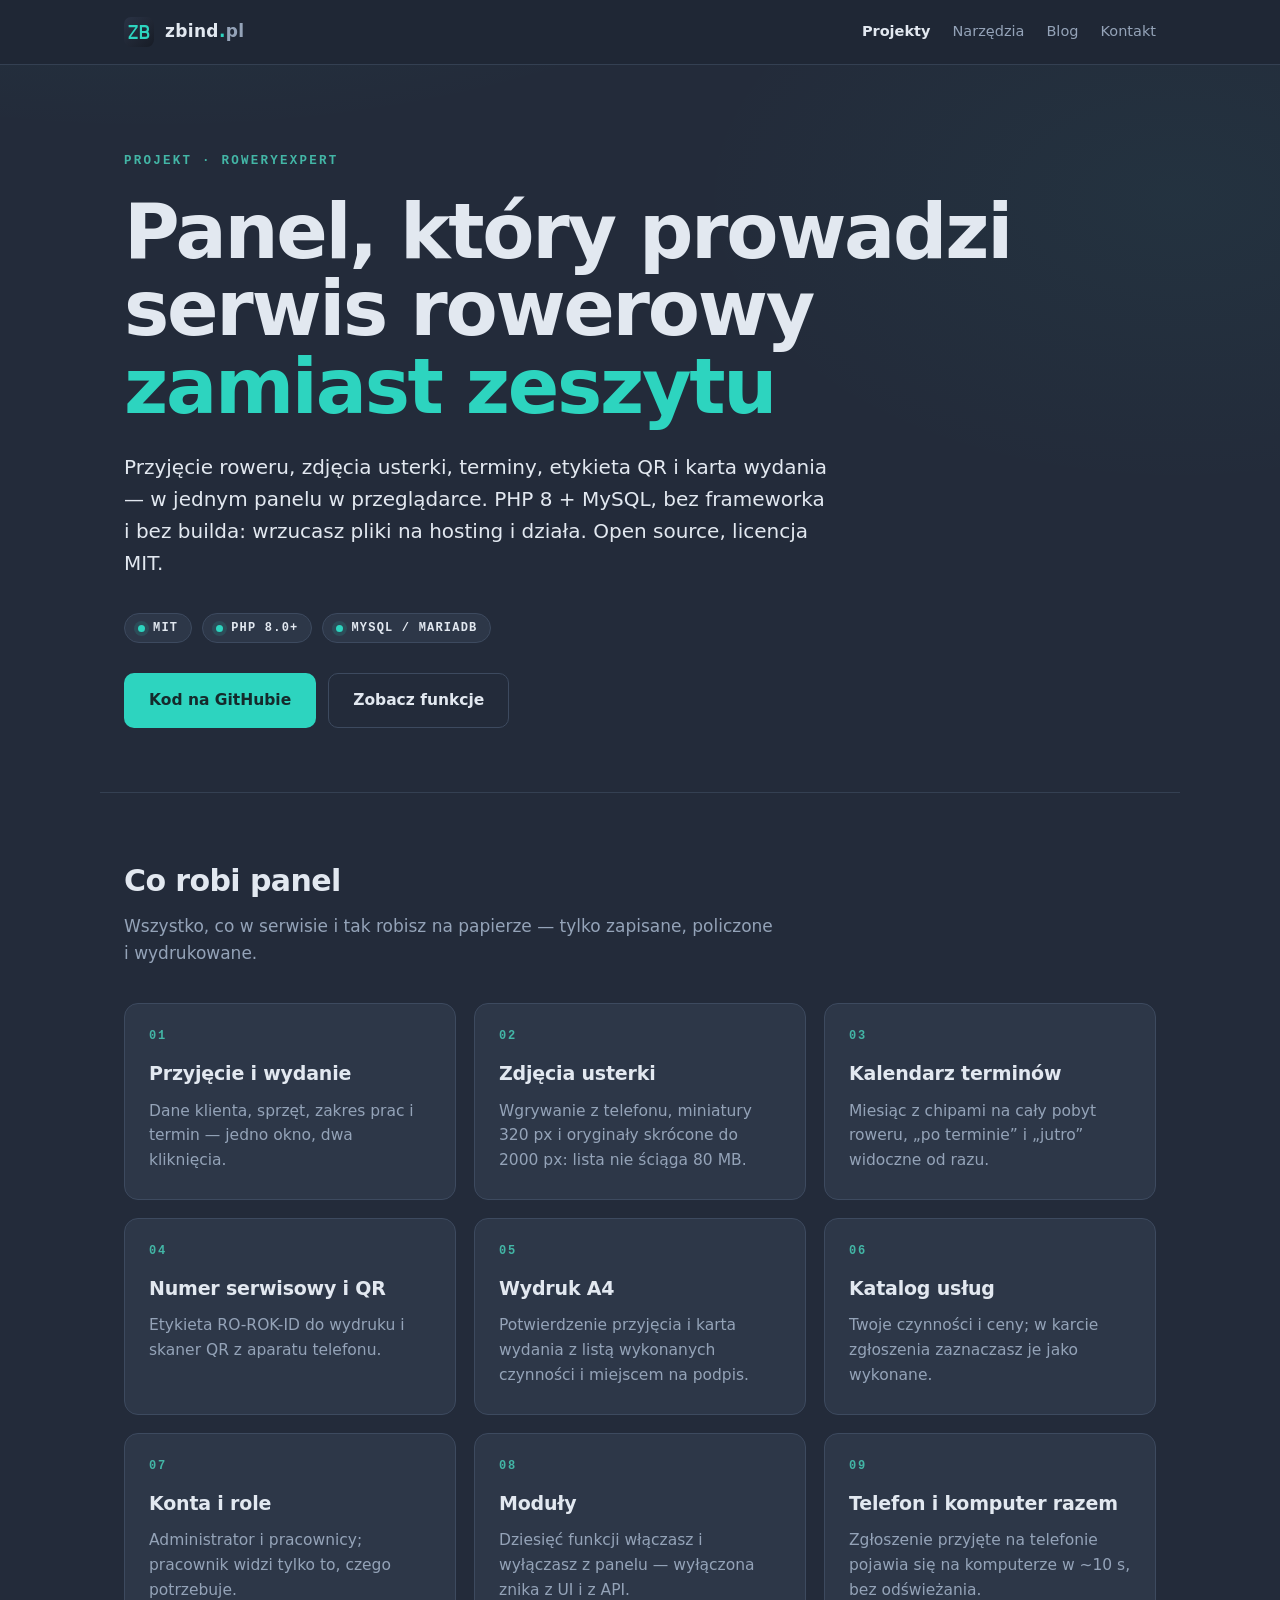
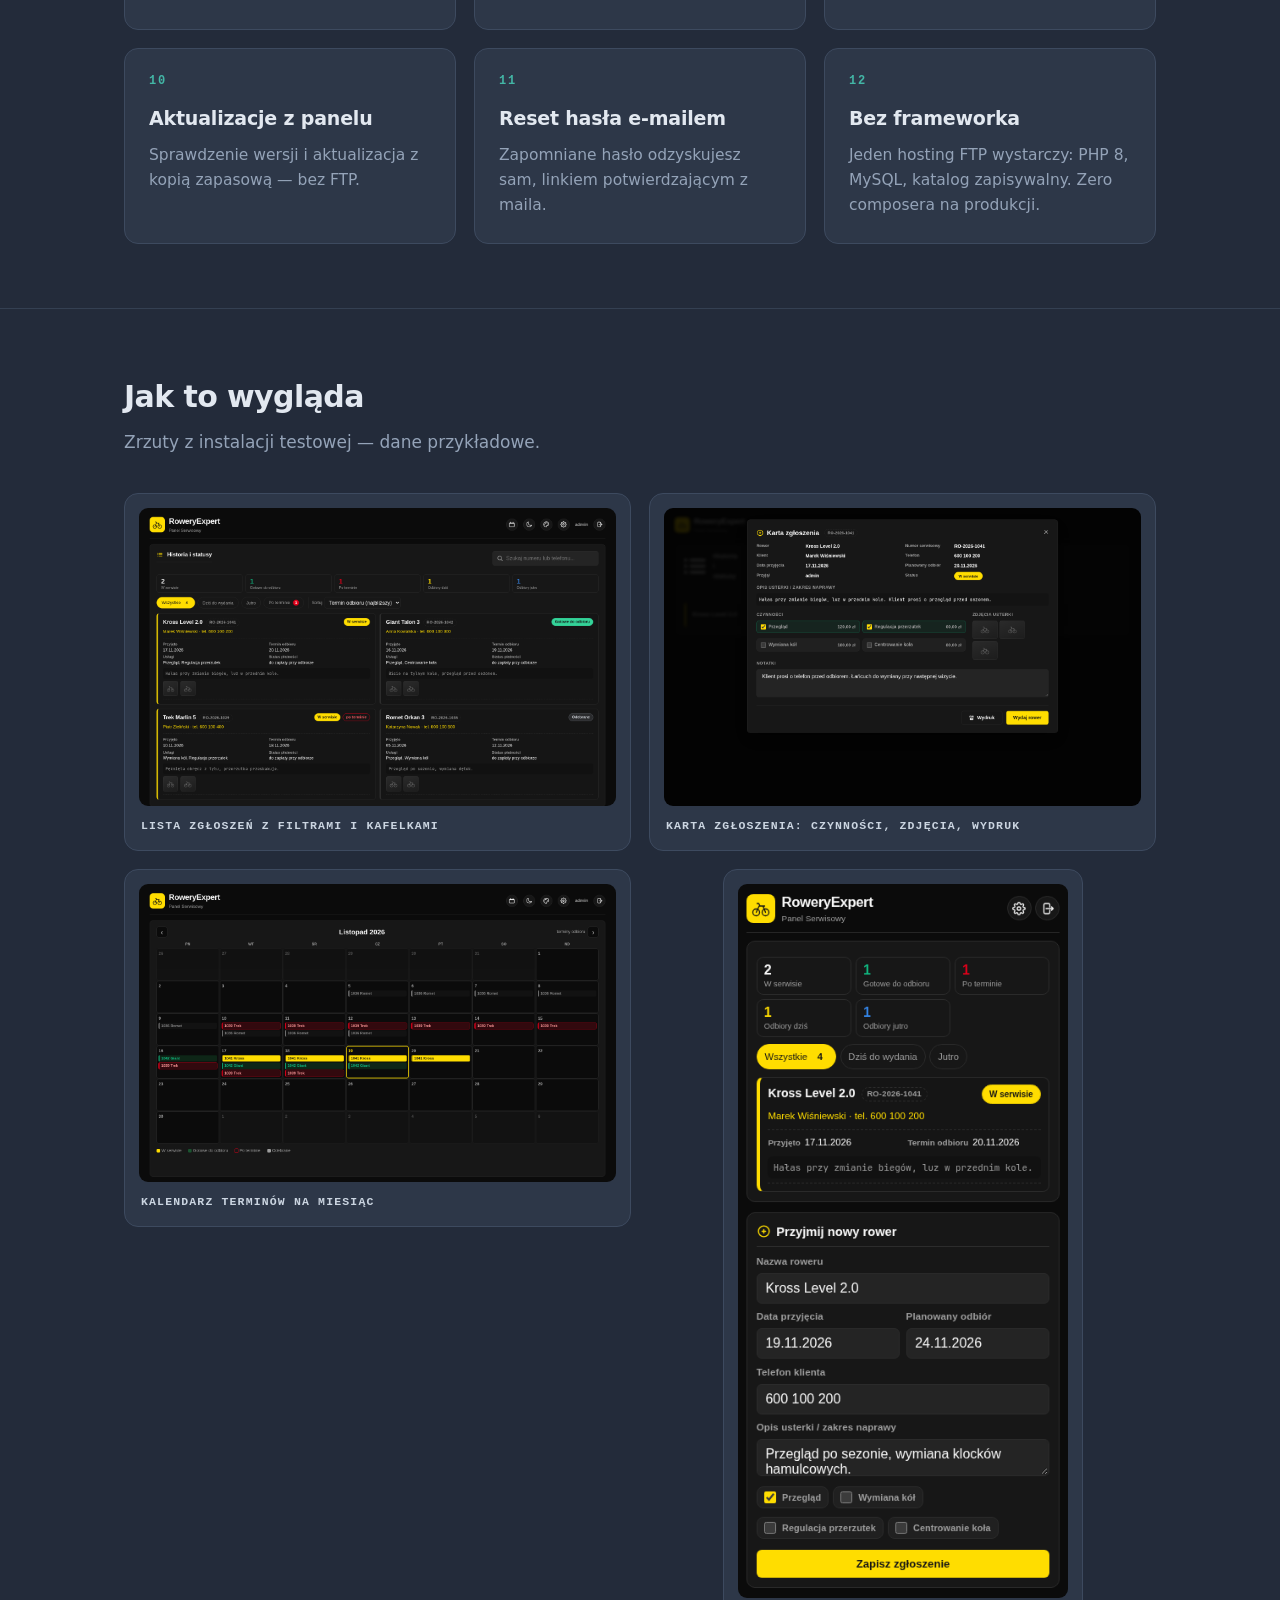
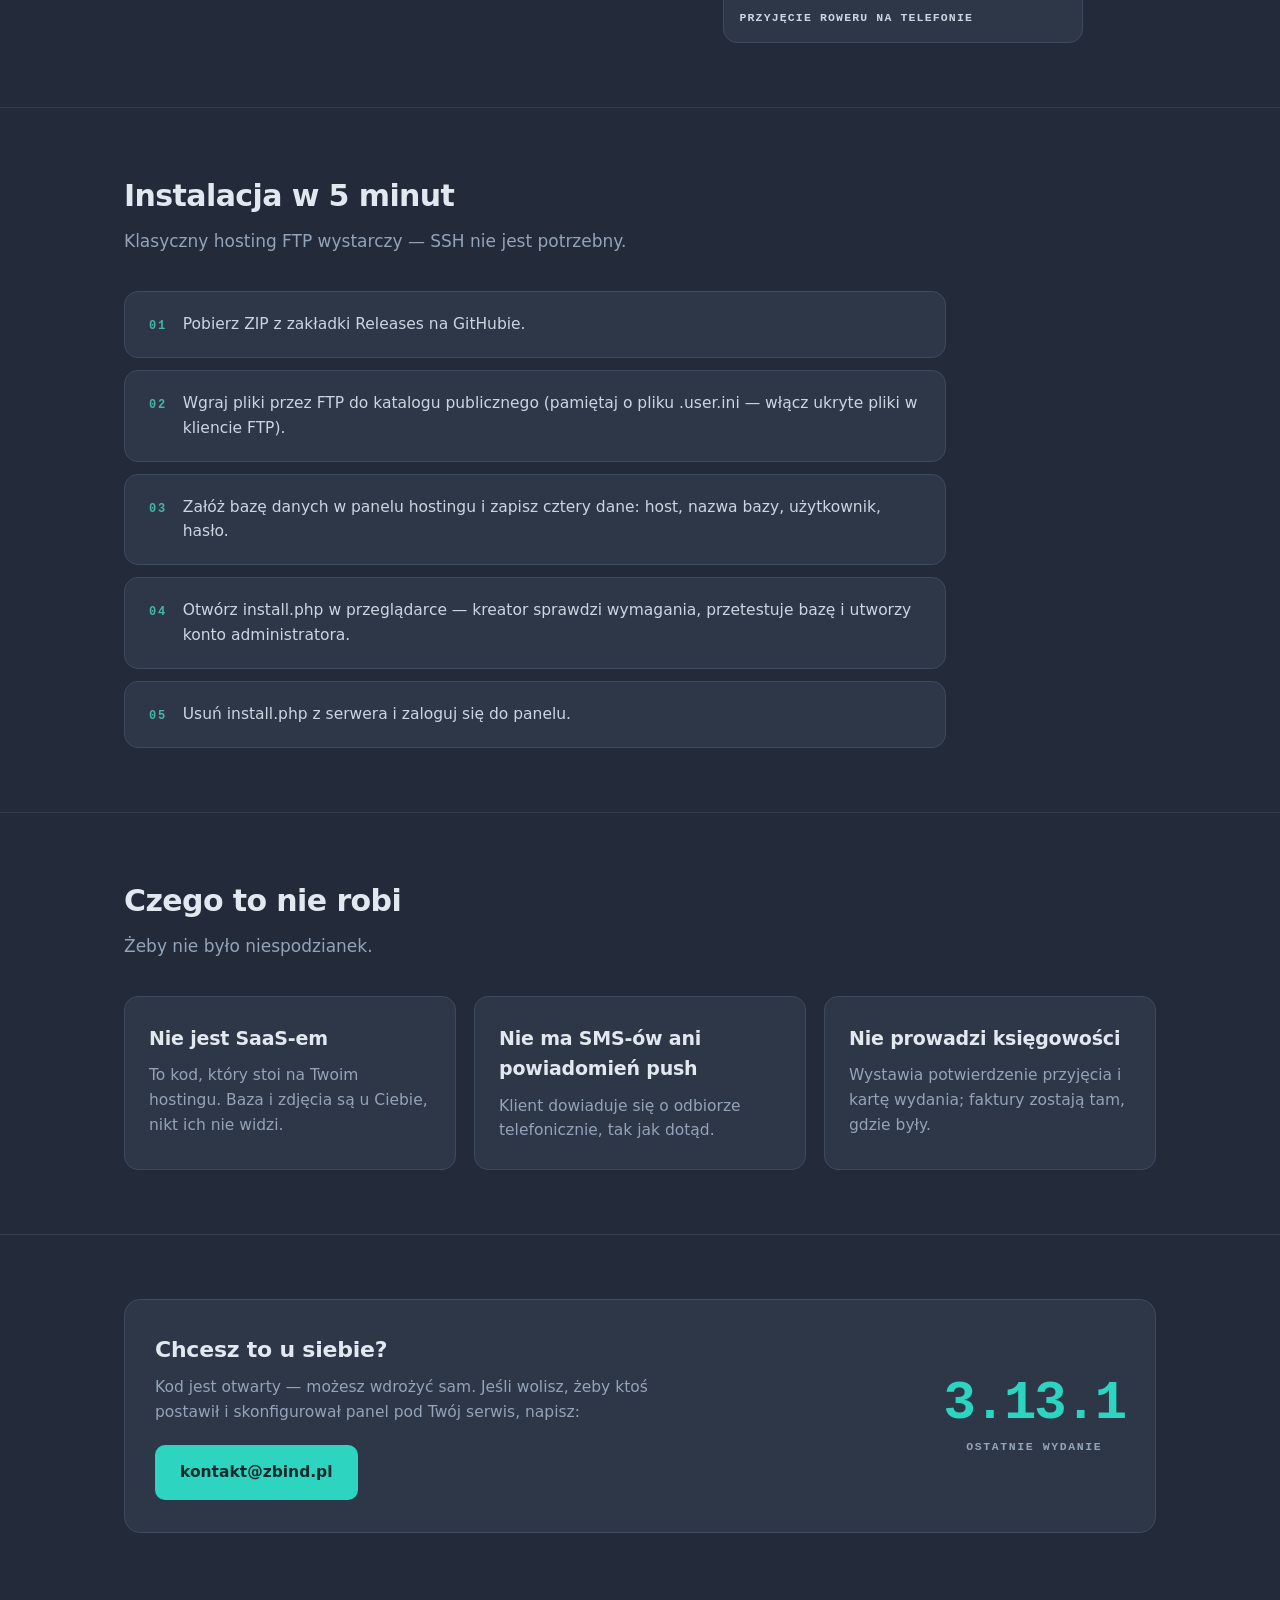
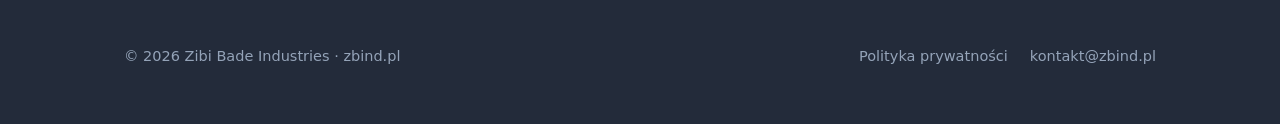
<file: index.html>
<!DOCTYPE html>
<html lang="pl">
<head>
<meta charset="utf-8">
<meta name="viewport" content="width=device-width, initial-scale=1">
<title>RoweryExpert — panel serwisowy dla serwisu rowerowego | zbind.pl</title>
<meta name="description" content="Panel serwisowy dla serwisu rowerowego: przyjęcie roweru, zdjęcia usterki, terminy, etykieta QR i karta wydania w jednej aplikacji. PHP 8 + MySQL, open source, licencja MIT.">
<meta name="theme-color" content="#232b3a">
<meta name="robots" content="index, follow">
<link rel="canonical" href="https://zbind.pl/roweryexpert/">
<link rel="icon" href="/favicon.svg" type="image/svg+xml">
<meta property="og:type" content="website">
<meta property="og:site_name" content="zbind.pl">
<meta property="og:locale" content="pl_PL">
<meta property="og:url" content="https://zbind.pl/roweryexpert/">
<meta property="og:title" content="RoweryExpert — panel, który prowadzi serwis rowerowy zamiast zeszytu">
<meta property="og:description" content="Przyjęcie roweru, zdjęcia usterki, terminy, etykieta QR i karta wydania — w jednym panelu w przeglądarce. PHP 8 + MySQL, open source, licencja MIT.">
<meta name="twitter:card" content="summary">
<meta name="twitter:title" content="RoweryExpert — panel, który prowadzi serwis rowerowy zamiast zeszytu">
<meta name="twitter:description" content="Przyjęcie roweru, zdjęcia usterki, terminy, etykieta QR i karta wydania w jednym panelu. PHP 8 + MySQL, open source, MIT.">
<style>
:root{
  --bg:#232b3a; --bg-soft:#2d3748; --bg-deep:#1f2735; --line:#3d4a5f; --line-soft:#344052;
  --fg:#e2e8f0; --muted:#94a3b8; --accent:#2dd4bf; --accent-strong:#5eead4; --accent-dim:#2f9e8f; --accent-label:#43b6a6; --on-accent:#152a2c;
  --mono:ui-monospace,SFMono-Regular,Menlo,Consolas,"Liberation Mono",monospace;
  --sans:ui-sans-serif,system-ui,-apple-system,"Segoe UI",Roboto,"Helvetica Neue",Arial,sans-serif;
}
*,*::before,*::after{box-sizing:border-box}
html{-webkit-text-size-adjust:100%;scroll-behavior:smooth}
body{
  margin:0;background:var(--bg);color:var(--fg);font-family:var(--sans);
  font-size:17px;line-height:1.6;-webkit-font-smoothing:antialiased;
  background-image:
    radial-gradient(1100px 520px at 12% -220px,rgba(45,212,191,.09) 0%,rgba(35,43,58,0) 68%),
    radial-gradient(700px 420px at 92% 4%,rgba(45,212,191,.045) 0%,rgba(35,43,58,0) 70%);
  background-repeat:no-repeat;
}
a{color:var(--accent);text-decoration:none;text-underline-offset:4px}
a:hover{text-decoration:underline}
:focus-visible{outline:2px solid var(--accent);outline-offset:3px}
.wrap{width:100%;max-width:1080px;margin:0 auto;padding:0 24px}
.skip{position:absolute;left:-9999px}
.skip:focus{left:12px;top:12px;background:var(--accent);color:var(--on-accent);padding:10px 16px;border-radius:8px;z-index:99}

/* top bar */
.bar{background:var(--bg-deep);border-bottom:1px solid var(--line-soft)}
.bar-in{display:flex;align-items:center;justify-content:space-between;gap:16px;min-height:64px}
.mark{display:inline-flex;align-items:center;gap:11px;color:var(--fg);font-weight:800;letter-spacing:.02em}
.mark:hover{text-decoration:none;color:var(--fg)}
.mark .mark-sq{display:block;flex:0 0 auto}
.mark .dot{color:var(--accent)}
.mark .tld{color:var(--muted);font-weight:600}
.nav{display:flex;align-items:center;gap:22px;font-size:14.5px}
.nav a{color:var(--muted)}
.nav a:hover{color:var(--fg);text-decoration:none}
.nav a[aria-current="page"]{color:var(--fg);font-weight:700}
@media(max-width:640px){.nav{gap:14px;font-size:13.5px}.nav .hide-s{display:none}}
@media(max-width:560px){.bar-in{flex-wrap:wrap;row-gap:6px;padding-top:10px;padding-bottom:10px}.nav{width:100%;gap:18px}.mark span{font-size:16px}}

/* hero */
.hero{padding-top:88px;padding-bottom:64px;border-bottom:1px solid var(--line-soft)}
.overline{font:600 12.5px/1.4 var(--mono);letter-spacing:.18em;text-transform:uppercase;color:var(--accent-label);margin:0 0 22px}
h1{font-size:clamp(38px,7.2vw,76px);line-height:1.02;letter-spacing:-.03em;margin:0 0 26px;font-weight:900;max-width:19ch}
h1 em{font-style:normal;color:var(--accent)}
.lead{font-size:clamp(17px,2vw,20px);color:#e2e8f0;max-width:56ch;margin:0 0 34px}
.cta{display:flex;flex-wrap:wrap;gap:12px;align-items:center}
.btn{display:inline-flex;align-items:center;gap:9px;padding:14px 24px;border-radius:10px;font-weight:700;font-size:15.5px;border:1px solid transparent}
.btn-1{background:var(--accent);color:var(--on-accent)}
.btn-1:hover{background:var(--accent-strong);text-decoration:none}
.btn-2{border-color:var(--line);color:var(--fg)}
.btn-2:hover{border-color:var(--accent-dim);color:var(--fg);text-decoration:none}
.chips{display:flex;flex-wrap:wrap;gap:10px;margin:0 0 30px;padding:0;list-style:none}
.chip{display:inline-flex;align-items:center;gap:8px;font:600 12px/1 var(--mono);letter-spacing:.1em;text-transform:uppercase;
  color:#e2e8f0;background:var(--bg-soft);border:1px solid var(--line);border-radius:99px;padding:8px 13px}
.chip .dot{width:7px;height:7px;border-radius:50%;background:var(--accent);box-shadow:0 0 0 4px rgba(45,212,191,.13)}

/* sections */
section{padding:64px 0;border-bottom:1px solid var(--line-soft)}
section:last-of-type{border-bottom:0}
.h2{font-size:clamp(22px,3vw,30px);letter-spacing:-.02em;margin:0 0 8px;font-weight:800}
.sub{color:var(--muted);margin:0 0 36px;max-width:60ch}

.grid3{display:grid;grid-template-columns:repeat(3,1fr);gap:18px}
@media(max-width:860px){.grid3{grid-template-columns:1fr}}
.pillar{background:var(--bg-soft);border:1px solid var(--line);border-radius:14px;padding:26px 24px}
.pillar .num{font:700 12px/1 var(--mono);color:var(--accent-label);letter-spacing:.14em;margin-bottom:16px;display:block}
.pillar h3{margin:0 0 10px;font-size:19px;letter-spacing:-.01em}
.pillar p{margin:0;color:var(--muted);font-size:15.5px}

/* podglądy */
.shots{display:grid;grid-template-columns:repeat(2,1fr);gap:18px;align-items:start}
@media(max-width:860px){.shots{grid-template-columns:1fr}}
.shot{margin:0;background:var(--bg-soft);border:1px solid var(--line);border-radius:14px;padding:14px}
.shot img{display:block;width:100%;height:auto;border-radius:9px}
.shot figcaption{margin:12px 2px 2px;font:700 11.5px/1.4 var(--mono);letter-spacing:.1em;text-transform:uppercase;color:#cbd5e1}
.shot-narrow{max-width:360px;justify-self:center;width:100%}

/* instalacja */
.steps{list-style:none;counter-reset:step;margin:0;padding:0;display:grid;gap:12px;max-width:76ch}
.steps li{counter-increment:step;background:var(--bg-soft);border:1px solid var(--line);border-radius:14px;padding:20px 24px;display:grid;
  grid-template-columns:auto 1fr;gap:16px;align-items:baseline}
.steps li::before{content:counter(step,decimal-leading-zero);font:700 12px/1 var(--mono);letter-spacing:.14em;color:var(--accent-label)}
.steps li span{color:#cbd5e1;font-size:15.5px}

/* cta */
.tools-cta{display:grid;grid-template-columns:1fr auto;gap:28px;align-items:center;
  background:var(--bg-soft);border:1px solid var(--line);border-radius:16px;padding:32px 30px}
@media(max-width:720px){.tools-cta{grid-template-columns:1fr}}
.tools-cta h3{margin:0 0 8px;font-size:22px;letter-spacing:-.01em}
.tools-cta p{margin:0 0 20px;color:var(--muted);font-size:15.5px;max-width:52ch}
.bignum{font:900 54px/1 var(--mono);color:var(--accent);letter-spacing:-.04em;text-align:center}
.bignum small{display:block;font:600 11.5px/1.4 var(--mono);letter-spacing:.14em;text-transform:uppercase;color:var(--muted);margin-top:8px}

footer{padding:48px 0 56px;color:var(--muted);font-size:14.5px}
.foot-in{display:flex;flex-wrap:wrap;gap:16px 28px;justify-content:space-between;align-items:baseline}
.foot-links{display:flex;gap:22px;flex-wrap:wrap}
.foot-links a{color:var(--muted)}
.foot-links a:hover{color:var(--fg);text-decoration:none}
</style>
</head>
<body>
<a class="skip" href="#main">Przejdź do treści</a>

<div class="bar">
  <div class="wrap bar-in">
    <a class="mark" href="/"><svg class="mark-sq" viewBox="0 0 84 84" width="30" height="30" aria-hidden="true" focusable="false"><defs><linearGradient id="zbg" x1="0" y1="0" x2="1" y2="1"><stop offset="0" stop-color="#2a3345"/><stop offset="1" stop-color="#171c26"/></linearGradient></defs><rect width="84" height="84" rx="20" fill="url(#zbg)"/><g transform="translate(13.00,22.71) scale(0.09643)"><path d="M 0,0 L 262,0 L 262,62 L 62,338 L 262,338 L 262,400 L 0,400 L 0,338 L 200,62 L 0,62 Z" fill="#2dd4bf"/><path d="M 357.0,0 V 400 M 357.0,31.0 H 476.0 A 84.5,84.5 0 0 1 476.0,200.0 H 357.0 M 357.0,200.0 H 486.0 A 84.5,84.5 0 0 1 486.0,369.0 H 357.0" fill="none" stroke="#2dd4bf" stroke-width="62" stroke-linecap="butt" stroke-linejoin="miter"/></g></svg><span>zbind<span class="dot">.</span><span class="tld">pl</span></span></a>
    <nav class="nav" aria-label="Nawigacja główna">
      <a href="/roweryexpert/" aria-current="page">Projekty</a>
      <a href="/narzedzia/">Narzędzia</a>
      <a href="/blog/">Blog</a>
      <a href="/kontakt/">Kontakt</a>
    </nav>
  </div>
</div>

<main id="main">
  <div class="wrap hero">
    <p class="overline">PROJEKT · ROWERYEXPERT</p>
    <h1>Panel, który prowadzi serwis rowerowy <em>zamiast zeszytu</em></h1>
    <p class="lead">Przyjęcie roweru, zdjęcia usterki, terminy, etykieta QR i karta wydania — w jednym panelu w przeglądarce. PHP 8 + MySQL, bez frameworka i bez builda: wrzucasz pliki na hosting i działa. Open source, licencja MIT.</p>
    <ul class="chips">
      <li class="chip"><span class="dot" aria-hidden="true"></span>MIT</li>
      <li class="chip"><span class="dot" aria-hidden="true"></span>PHP 8.0+</li>
      <li class="chip"><span class="dot" aria-hidden="true"></span>MySQL / MariaDB</li>
    </ul>
    <div class="cta">
      <a class="btn btn-1" href="https://github.com/zibibade/roweryexpert" target="_blank" rel="noopener">Kod na GitHubie</a>
      <a class="btn btn-2" href="#funkcje">Zobacz funkcje</a>
    </div>
  </div>

  <section id="funkcje" aria-labelledby="funkcje-h">
    <div class="wrap">
      <h2 class="h2" id="funkcje-h">Co robi panel</h2>
      <p class="sub">Wszystko, co w serwisie i tak robisz na papierze — tylko zapisane, policzone i wydrukowane.</p>
      <div class="grid3">
        <article class="pillar">
          <span class="num">01</span>
          <h3>Przyjęcie i wydanie</h3>
          <p>Dane klienta, sprzęt, zakres prac i termin — jedno okno, dwa kliknięcia.</p>
        </article>
        <article class="pillar">
          <span class="num">02</span>
          <h3>Zdjęcia usterki</h3>
          <p>Wgrywanie z telefonu, miniatury 320 px i oryginały skrócone do 2000 px: lista nie ściąga 80 MB.</p>
        </article>
        <article class="pillar">
          <span class="num">03</span>
          <h3>Kalendarz terminów</h3>
          <p>Miesiąc z chipami na cały pobyt roweru, „po terminie” i „jutro” widoczne od razu.</p>
        </article>
        <article class="pillar">
          <span class="num">04</span>
          <h3>Numer serwisowy i QR</h3>
          <p>Etykieta RO-ROK-ID do wydruku i skaner QR z aparatu telefonu.</p>
        </article>
        <article class="pillar">
          <span class="num">05</span>
          <h3>Wydruk A4</h3>
          <p>Potwierdzenie przyjęcia i karta wydania z listą wykonanych czynności i miejscem na podpis.</p>
        </article>
        <article class="pillar">
          <span class="num">06</span>
          <h3>Katalog usług</h3>
          <p>Twoje czynności i ceny; w karcie zgłoszenia zaznaczasz je jako wykonane.</p>
        </article>
        <article class="pillar">
          <span class="num">07</span>
          <h3>Konta i role</h3>
          <p>Administrator i pracownicy; pracownik widzi tylko to, czego potrzebuje.</p>
        </article>
        <article class="pillar">
          <span class="num">08</span>
          <h3>Moduły</h3>
          <p>Dziesięć funkcji włączasz i wyłączasz z panelu — wyłączona znika z UI i z API.</p>
        </article>
        <article class="pillar">
          <span class="num">09</span>
          <h3>Telefon i komputer razem</h3>
          <p>Zgłoszenie przyjęte na telefonie pojawia się na komputerze w ~10 s, bez odświeżania.</p>
        </article>
        <article class="pillar">
          <span class="num">10</span>
          <h3>Aktualizacje z panelu</h3>
          <p>Sprawdzenie wersji i aktualizacja z kopią zapasową — bez FTP.</p>
        </article>
        <article class="pillar">
          <span class="num">11</span>
          <h3>Reset hasła e-mailem</h3>
          <p>Zapomniane hasło odzyskujesz sam, linkiem potwierdzającym z maila.</p>
        </article>
        <article class="pillar">
          <span class="num">12</span>
          <h3>Bez frameworka</h3>
          <p>Jeden hosting FTP wystarczy: PHP 8, MySQL, katalog zapisywalny. Zero composera na produkcji.</p>
        </article>
      </div>
    </div>
  </section>

  <section id="podglady" aria-labelledby="podglady-h">
    <div class="wrap">
      <h2 class="h2" id="podglady-h">Jak to wygląda</h2>
      <p class="sub">Zrzuty z instalacji testowej — dane przykładowe.</p>
      <div class="shots">
        <figure class="shot">
          <img src="img/screen-lista.png" width="1440" height="900" loading="lazy" decoding="async"
               alt="Lista zgłoszeń w panelu: filtry statusów, kafelki statystyk i karty rowerów w serwisie">
          <figcaption>Lista zgłoszeń z filtrami i kafelkami</figcaption>
        </figure>
        <figure class="shot">
          <img src="img/screen-karta.png" width="1440" height="900" loading="lazy" decoding="async"
               alt="Karta zgłoszenia: dane roweru i klienta, zaznaczone czynności, zdjęcia usterki i przycisk wydruku">
          <figcaption>Karta zgłoszenia: czynności, zdjęcia, wydruk</figcaption>
        </figure>
        <figure class="shot">
          <img src="img/screen-kalendarz.png" width="1440" height="900" loading="lazy" decoding="async"
               alt="Kalendarz terminów na miesiąc z chipami zgłoszeń w różnych statusach">
          <figcaption>Kalendarz terminów na miesiąc</figcaption>
        </figure>
        <figure class="shot shot-narrow">
          <img src="img/screen-mobile.png" width="390" height="844" loading="lazy" decoding="async"
               alt="Widok telefonu: przyjęcie roweru na wąskim ekranie">
          <figcaption>Przyjęcie roweru na telefonie</figcaption>
        </figure>
      </div>
    </div>
  </section>

  <section id="instalacja" aria-labelledby="instalacja-h">
    <div class="wrap">
      <h2 class="h2" id="instalacja-h">Instalacja w 5 minut</h2>
      <p class="sub">Klasyczny hosting FTP wystarczy — SSH nie jest potrzebny.</p>
      <ol class="steps">
        <li><span>Pobierz ZIP z zakładki Releases na GitHubie.</span></li>
        <li><span>Wgraj pliki przez FTP do katalogu publicznego (pamiętaj o pliku .user.ini — włącz ukryte pliki w kliencie FTP).</span></li>
        <li><span>Załóż bazę danych w panelu hostingu i zapisz cztery dane: host, nazwa bazy, użytkownik, hasło.</span></li>
        <li><span>Otwórz install.php w przeglądarce — kreator sprawdzi wymagania, przetestuje bazę i utworzy konto administratora.</span></li>
        <li><span>Usuń install.php z serwera i zaloguj się do panelu.</span></li>
      </ol>
    </div>
  </section>

  <section id="ograniczenia" aria-labelledby="ograniczenia-h">
    <div class="wrap">
      <h2 class="h2" id="ograniczenia-h">Czego to nie robi</h2>
      <p class="sub">Żeby nie było niespodzianek.</p>
      <div class="grid3">
        <article class="pillar">
          <h3>Nie jest SaaS-em</h3>
          <p>To kod, który stoi na Twoim hostingu. Baza i zdjęcia są u Ciebie, nikt ich nie widzi.</p>
        </article>
        <article class="pillar">
          <h3>Nie ma SMS-ów ani powiadomień push</h3>
          <p>Klient dowiaduje się o odbiorze telefonicznie, tak jak dotąd.</p>
        </article>
        <article class="pillar">
          <h3>Nie prowadzi księgowości</h3>
          <p>Wystawia potwierdzenie przyjęcia i kartę wydania; faktury zostają tam, gdzie były.</p>
        </article>
      </div>
    </div>
  </section>

  <section id="cta" aria-labelledby="cta-h">
    <div class="wrap">
      <div class="tools-cta">
        <div>
          <h3 id="cta-h">Chcesz to u siebie?</h3>
          <p>Kod jest otwarty — możesz wdrożyć sam. Jeśli wolisz, żeby ktoś postawił i skonfigurował panel pod Twój serwis, napisz:</p>
          <a class="btn btn-1" href="mailto:kontakt@zbind.pl">kontakt@zbind.pl</a>
        </div>
        <div>
          <div class="bignum">3.13.1<small>ostatnie wydanie</small></div>
        </div>
      </div>
    </div>
  </section>
</main>

<footer>
  <div class="wrap foot-in">
    <div>© 2026 Zibi Bade Industries · zbind.pl</div>
    <div class="foot-links">
      <a href="/polityka-prywatnosci/">Polityka prywatności</a>
      <a href="mailto:kontakt@zbind.pl">kontakt@zbind.pl</a>
    </div>
  </div>
</footer>
</body>
</html>
</file>
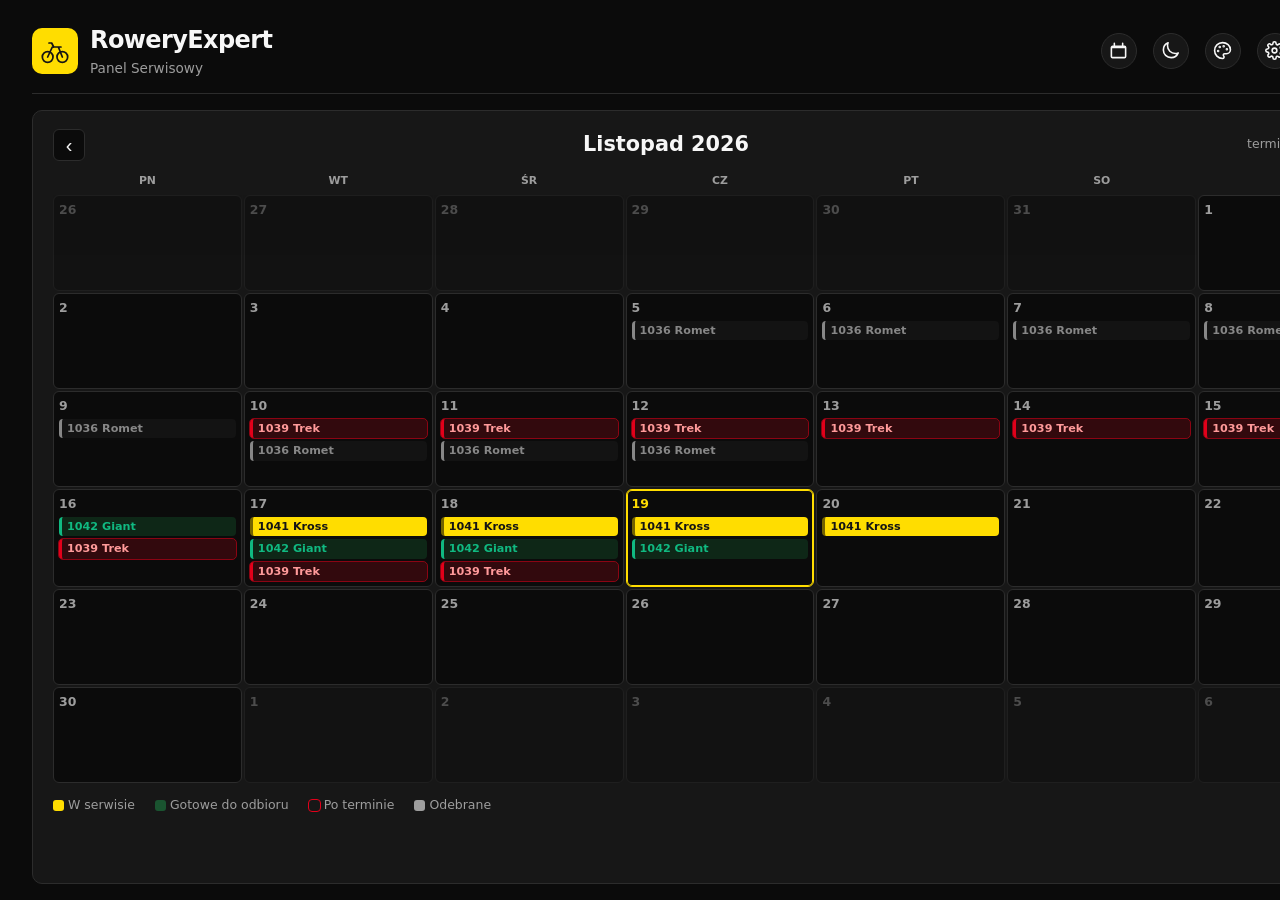
<file: mockups/kalendarz.html>
<!DOCTYPE html>
<html lang="pl">
<head>
<meta charset="utf-8">
<title>RoweryExpert — kalendarz terminów (mockup 1440×900)</title>
<link rel="stylesheet" href="panel.css">
<style>
    html, body { margin: 0; }
    body { width: 1440px; height: 900px; overflow: hidden; }
    .container { max-width: 1440px; padding: 1.4rem 2rem 1rem; display: flex; flex-direction: column; height: 900px; }
    header { margin-bottom: 1rem; padding-bottom: .9rem; }
    .logo-mark { width: 46px; height: 46px; border-radius: 10px; background: var(--primary);
      display: flex; align-items: center; justify-content: center; flex: none; }
    .logo-mark svg { width: 32px; height: 32px; }
    .logo-text h1 { font-size: 1.5rem; }
    .btn-icon { width: 36px; height: 36px; }
    .btn-icon svg { width: 19px; height: 19px; }
    .header-user { font-size: .85rem; font-weight: 600; color: var(--text-secondary); }
    .calendar-panel { width: 100%; max-width: none; max-height: none; transform: none;
      box-shadow: none; padding: 1.1rem 1.25rem 1.25rem; flex: 1 1 auto; }
    .calendar-header h3 { font-size: 1.3rem; }
    .calendar-nav { width: 32px; height: 32px; cursor: default; }
    .calendar-header .hint { font-size: .78rem; color: var(--text-secondary); }
    .calendar-weekdays span { font-size: .68rem; padding-bottom: 6px; }
    .cal-cell { min-height: 96px; padding: 5px; gap: 3px; }
    .cal-daynum { font-size: .78rem; }
    .cal-chip { font-size: .7rem; padding: 3px 5px; cursor: default; }
    .cal-chip.chip-overdue { background: rgba(226, 0, 26, .18); color: #ff9a9a;
      outline: 1px solid rgba(226, 0, 26, .6); border-left: 3px solid var(--danger); }
    .calendar-legend { margin-top: .8rem; font-size: .78rem; }
    .calendar-legend i { width: 11px; height: 11px; }
</style>
</head>
<body>
  <div class="container">
    <header>
      <div class="logo-section"><div class="logo-mark" aria-hidden="true"><svg viewBox="0 0 48 48" fill="none" stroke="#141414" stroke-width="2.6" stroke-linecap="round" stroke-linejoin="round"><circle cx="13" cy="33" r="8"/><circle cx="35" cy="33" r="8"/><path d="M13 33 20 18h9l6 15M20 18h13M22 18l-3-6h-4"/></svg></div><div class="logo-text"><h1>RoweryExpert</h1><p>Panel Serwisowy</p></div></div>
      <div class="header-actions"><button class="btn-icon" title="Kalendarz terminów"><svg viewBox="0 0 24 24" fill="none" stroke="currentColor" stroke-width="2" stroke-linecap="round" stroke-linejoin="round"><path d="M6.75 3v2.25M17.25 3v2.25M3 8.25h18M4.5 6.75h15A1.5 1.5 0 0 1 21 8.25v11.25a1.5 1.5 0 0 1-1.5 1.5h-15a1.5 1.5 0 0 1-1.5-1.5V8.25a1.5 1.5 0 0 1 1.5-1.5Z"/></svg></button><button class="btn-icon" title="Zmień motyw"><svg viewBox="0 0 24 24" fill="none" stroke="currentColor" stroke-width="2" stroke-linecap="round" stroke-linejoin="round"><path d="M21.752 15.002A9.72 9.72 0 0 1 18 15.75c-5.385 0-9.75-4.365-9.75-9.75 0-1.33.266-2.597.748-3.752A9.753 9.753 0 0 0 3 11.25C3 16.635 7.365 21 12.75 21a9.753 9.753 0 0 0 9.002-5.998Z"/></svg></button><button class="btn-icon" title="Kolor akcentu"><svg viewBox="0 0 24 24" fill="none" stroke="currentColor" stroke-width="2" stroke-linecap="round" stroke-linejoin="round"><path d="M12 22a1 1 0 0 1 0-20 10 9 0 0 1 10 9 5 5 0 0 1-5 5h-2.25a1.75 1.75 0 0 0-1.4 2.8l.3.4a1.75 1.75 0 0 1-1.4 2.8z"/><circle cx="13.5" cy="6.5" r=".6" fill="currentColor"/><circle cx="17.5" cy="10.5" r=".6" fill="currentColor"/><circle cx="6.5" cy="12.5" r=".6" fill="currentColor"/><circle cx="8.5" cy="7.5" r=".6" fill="currentColor"/></svg></button><button class="btn-icon" title="Ustawienia"><svg viewBox="0 0 24 24" fill="none" stroke="currentColor" stroke-width="2" stroke-linecap="round" stroke-linejoin="round"><circle cx="12" cy="12" r="3"/><path d="M19.4 15a1.7 1.7 0 0 0 .34 1.87l.06.06a2 2 0 1 1-2.83 2.83l-.06-.06a1.7 1.7 0 0 0-1.87-.34 1.7 1.7 0 0 0-1 1.56V21a2 2 0 1 1-4 0v-.1a1.7 1.7 0 0 0-1.05-1.56 1.7 1.7 0 0 0-1.87.34l-.06.06a2 2 0 1 1-2.83-2.83l.06-.06A1.7 1.7 0 0 0 4.6 15a1.7 1.7 0 0 0-1.56-1H3a2 2 0 1 1 0-4h.1A1.7 1.7 0 0 0 4.66 8.9a1.7 1.7 0 0 0-.34-1.87l-.06-.06a2 2 0 1 1 2.83-2.83l.06.06A1.7 1.7 0 0 0 9 4.6a1.7 1.7 0 0 0 1-1.56V3a2 2 0 1 1 4 0v.1a1.7 1.7 0 0 0 1.05 1.56 1.7 1.7 0 0 0 1.87-.34l.06-.06a2 2 0 1 1 2.83 2.83l-.06.06A1.7 1.7 0 0 0 19.4 9v.09a1.7 1.7 0 0 0 1.56 1H21a2 2 0 1 1 0 4h-.1a1.7 1.7 0 0 0-1.5 1z"/></svg></button><span class="header-user">admin</span><button class="btn-icon" title="Wyloguj się"><svg viewBox="0 0 24 24" fill="none" stroke="currentColor" stroke-width="2" stroke-linecap="round" stroke-linejoin="round"><path d="M15.75 9V5.25A2.25 2.25 0 0 0 13.5 3h-6a2.25 2.25 0 0 0-2.25 2.25v13.5A2.25 2.25 0 0 0 7.5 21h6a2.25 2.25 0 0 0 2.25-2.25V15m3 0 3-3m0 0-3-3m3 3H9"/></svg></button></div>
    </header>

    <div class="calendar-panel">
      <div class="calendar-header">
        <button class="calendar-nav">&lsaquo;</button>
        <h3>Listopad 2026</h3>
        <span class="hint">terminy odbioru</span>
        <button class="calendar-nav">&rsaquo;</button>
      </div>
      <div class="calendar-weekdays"><span>Pn</span><span>Wt</span><span>Śr</span><span>Cz</span><span>Pt</span><span>So</span><span>Nd</span></div>
      <div class="calendar-grid"><div class="cal-cell other-month"><span class="cal-daynum">26</span></div><div class="cal-cell other-month"><span class="cal-daynum">27</span></div><div class="cal-cell other-month"><span class="cal-daynum">28</span></div><div class="cal-cell other-month"><span class="cal-daynum">29</span></div><div class="cal-cell other-month"><span class="cal-daynum">30</span></div><div class="cal-cell other-month"><span class="cal-daynum">31</span></div><div class="cal-cell"><span class="cal-daynum">1</span></div><div class="cal-cell"><span class="cal-daynum">2</span></div><div class="cal-cell"><span class="cal-daynum">3</span></div><div class="cal-cell"><span class="cal-daynum">4</span></div><div class="cal-cell"><span class="cal-daynum">5</span><span class="cal-chip chip-done">1036 Romet</span></div><div class="cal-cell"><span class="cal-daynum">6</span><span class="cal-chip chip-done">1036 Romet</span></div><div class="cal-cell"><span class="cal-daynum">7</span><span class="cal-chip chip-done">1036 Romet</span></div><div class="cal-cell"><span class="cal-daynum">8</span><span class="cal-chip chip-done">1036 Romet</span></div><div class="cal-cell"><span class="cal-daynum">9</span><span class="cal-chip chip-done">1036 Romet</span></div><div class="cal-cell"><span class="cal-daynum">10</span><span class="cal-chip chip-progress chip-overdue">1039 Trek</span><span class="cal-chip chip-done">1036 Romet</span></div><div class="cal-cell"><span class="cal-daynum">11</span><span class="cal-chip chip-progress chip-overdue">1039 Trek</span><span class="cal-chip chip-done">1036 Romet</span></div><div class="cal-cell"><span class="cal-daynum">12</span><span class="cal-chip chip-progress chip-overdue">1039 Trek</span><span class="cal-chip chip-done">1036 Romet</span></div><div class="cal-cell"><span class="cal-daynum">13</span><span class="cal-chip chip-progress chip-overdue">1039 Trek</span></div><div class="cal-cell"><span class="cal-daynum">14</span><span class="cal-chip chip-progress chip-overdue">1039 Trek</span></div><div class="cal-cell"><span class="cal-daynum">15</span><span class="cal-chip chip-progress chip-overdue">1039 Trek</span></div><div class="cal-cell"><span class="cal-daynum">16</span><span class="cal-chip chip-ready">1042 Giant</span><span class="cal-chip chip-progress chip-overdue">1039 Trek</span></div><div class="cal-cell"><span class="cal-daynum">17</span><span class="cal-chip chip-progress">1041 Kross</span><span class="cal-chip chip-ready">1042 Giant</span><span class="cal-chip chip-progress chip-overdue">1039 Trek</span></div><div class="cal-cell"><span class="cal-daynum">18</span><span class="cal-chip chip-progress">1041 Kross</span><span class="cal-chip chip-ready">1042 Giant</span><span class="cal-chip chip-progress chip-overdue">1039 Trek</span></div><div class="cal-cell today"><span class="cal-daynum">19</span><span class="cal-chip chip-progress">1041 Kross</span><span class="cal-chip chip-ready">1042 Giant</span></div><div class="cal-cell"><span class="cal-daynum">20</span><span class="cal-chip chip-progress">1041 Kross</span></div><div class="cal-cell"><span class="cal-daynum">21</span></div><div class="cal-cell"><span class="cal-daynum">22</span></div><div class="cal-cell"><span class="cal-daynum">23</span></div><div class="cal-cell"><span class="cal-daynum">24</span></div><div class="cal-cell"><span class="cal-daynum">25</span></div><div class="cal-cell"><span class="cal-daynum">26</span></div><div class="cal-cell"><span class="cal-daynum">27</span></div><div class="cal-cell"><span class="cal-daynum">28</span></div><div class="cal-cell"><span class="cal-daynum">29</span></div><div class="cal-cell"><span class="cal-daynum">30</span></div><div class="cal-cell other-month"><span class="cal-daynum">1</span></div><div class="cal-cell other-month"><span class="cal-daynum">2</span></div><div class="cal-cell other-month"><span class="cal-daynum">3</span></div><div class="cal-cell other-month"><span class="cal-daynum">4</span></div><div class="cal-cell other-month"><span class="cal-daynum">5</span></div><div class="cal-cell other-month"><span class="cal-daynum">6</span></div></div>
      <div class="calendar-legend">
        <span><i style="background:var(--primary)"></i>W serwisie</span>
        <span><i style="background:rgba(34,197,94,.35)"></i>Gotowe do odbioru</span>
        <span><i style="outline:1px solid var(--danger);background:transparent"></i>Po terminie</span>
        <span><i style="background:var(--text-secondary)"></i>Odebrane</span>
      </div>
    </div>
  </div>
</body>
</html>
</file>
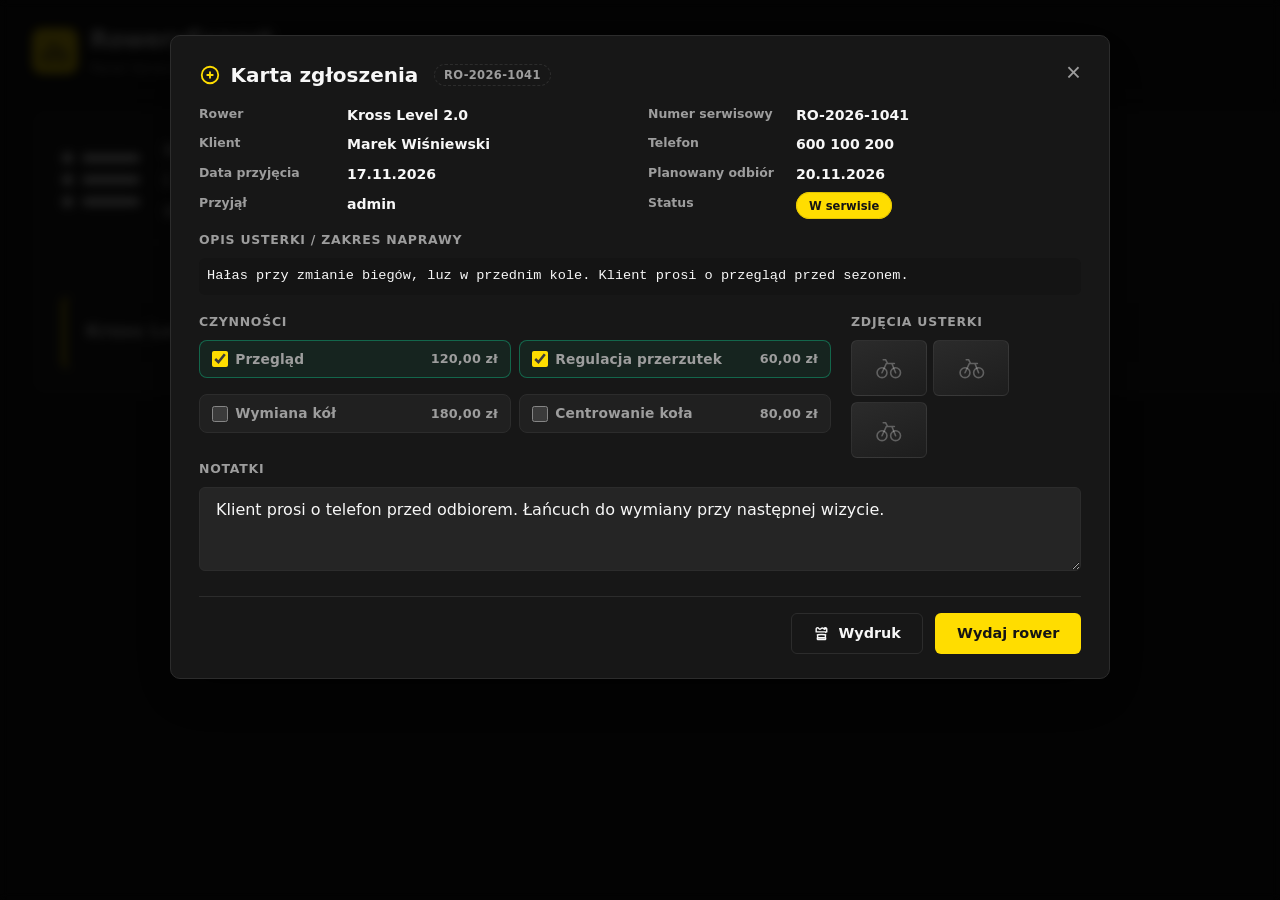
<file: mockups/karta.html>
<!DOCTYPE html>
<html lang="pl">
<head>
<meta charset="utf-8">
<title>RoweryExpert — karta zgłoszenia (mockup 1440×900)</title>
<link rel="stylesheet" href="panel.css">
<style>
    html, body { margin: 0; }
    body { width: 1440px; height: 900px; overflow: hidden; }
    .container { max-width: 1440px; padding: 1.4rem 2rem; filter: blur(2px); opacity: .45; }
    header { margin-bottom: 1rem; padding-bottom: .9rem; }
    .logo-mark { width: 46px; height: 46px; border-radius: 10px; background: var(--primary);
      display: flex; align-items: center; justify-content: center; flex: none; }
    .logo-mark svg { width: 32px; height: 32px; }
    .logo-text h1 { font-size: 1.5rem; }
    .card { padding: 1.2rem; }
    .modal-overlay { position: absolute; inset: 0; opacity: 1; pointer-events: auto;
      padding-top: 2.2rem; background: rgba(0, 0, 0, .72); }
    .modal-card { width: 940px; max-width: 940px; padding: 1.5rem 1.75rem; transform: scale(1); }
    .modal-header { margin-bottom: .9rem; align-items: flex-start; }
    .modal-header h2 { font-size: 1.25rem; display: flex; align-items: center; gap: .6rem; }
    .modal-header h2 svg { width: 22px; height: 22px; flex: none; color: var(--primary-text); }
    .modal-header .service-no { font-size: .72rem; white-space: nowrap; }
    .modal-close { font-size: 1.6rem; }
    .detail-grid { grid-template-columns: 132px 1fr 132px 1fr; gap: .55rem 1rem; margin-bottom: 1rem; }
    .detail-grid .d-label { font-size: .78rem; }
    .detail-grid .d-val { font-size: .88rem; font-weight: 600; }
    .block-title { font-size: .78rem; font-weight: 700; text-transform: uppercase; letter-spacing: .06em;
      color: var(--text-secondary); margin: 1rem 0 .5rem; }
    .service-check-list { display: grid; grid-template-columns: 1fr 1fr; gap: .5rem; }
    .service-check { justify-content: flex-start; font-size: .86rem; padding: .5rem .75rem; }
    .service-check.done { border-color: rgba(16, 185, 129, .45); background: rgba(16, 185, 129, .08); }
    .service-check .cena { margin-left: auto; font-weight: 700; color: var(--text-secondary); font-size: .8rem; }
    .notes { min-height: 84px; font-size: .9rem; }
    .modal-actions { display: flex; gap: .75rem; justify-content: flex-end; margin-top: 1.1rem;
      padding-top: 1rem; border-top: 1px solid var(--border); }
    .modal-actions .btn { width: auto; padding: .7rem 1.35rem; font-size: .9rem; }
    .modal-actions .btn svg { width: 17px; height: 17px; }
    .item-photos { grid-column: auto; margin-top: .1rem; }
    .photo-thumb { width: 76px; height: 56px; border-radius: 6px;
      border: 1px solid rgba(255, 255, 255, .07);
      background: linear-gradient(160deg, #2b2b2b, #1d1d1d);
      display: flex; align-items: center; justify-content: center; overflow: hidden; }
    .photo-thumb svg { width: 40%; height: 60%; stroke: rgba(255, 255, 255, .28); }
    .notes-row { display: grid; grid-template-columns: 1fr 230px; gap: 1.25rem; margin-top: .25rem; }
</style>
</head>
<body>
  <div class="container" aria-hidden="true">
    <header><div class="logo-section"><div class="logo-mark" aria-hidden="true"><svg viewBox="0 0 48 48" fill="none" stroke="#141414" stroke-width="2.6" stroke-linecap="round" stroke-linejoin="round"><circle cx="13" cy="33" r="8"/><circle cx="35" cy="33" r="8"/><path d="M13 33 20 18h9l6 15M20 18h13M22 18l-3-6h-4"/></svg></div><div class="logo-text"><h1>RoweryExpert</h1><p>Panel Serwisowy</p></div></div></header>
    <div class="card">
      <div class="history-header"><h2 class="card-title"><svg viewBox="0 0 24 24" fill="none" stroke="currentColor" stroke-width="2" stroke-linecap="round" stroke-linejoin="round"><path d="M8.25 6.75h12M8.25 12h12m-12 5.25h12M3.75 6.75h.007v.008H3.75V6.75Zm.375 0a.375.375 0 1 1-.75 0 .375.375 0 0 1 .75 0ZM3.75 12h.007v.008H3.75V12Zm.375 0a.375.375 0 1 1-.75 0 .375.375 0 0 1 .75 0ZM3.75 17.25h.007v.008H3.75v-.008Zm.375 0a.375.375 0 1 1-.75 0 .375.375 0 0 1 .75 0Z"/></svg><span>Historia i statusy</span></h2></div>
      <div class="services-list" style="grid-template-columns:1fr 1fr;max-height:none;overflow:visible">
        <article class="service-item-card card-in_progress"><div class="item-info"><h3>Kross Level 2.0</h3></div></article>
        <article class="service-item-card card-completed"><div class="item-info"><h3>Giant Talon 3</h3></div></article>
      </div>
    </div>
  </div>

  <div class="modal-overlay active">
    <div class="modal-card">
      <div class="modal-header">
        <h2><svg viewBox="0 0 24 24" fill="none" stroke="currentColor" stroke-width="2" stroke-linecap="round" stroke-linejoin="round"><path d="M12 9v6m3-3H9m12 0a9 9 0 1 1-18 0 9 9 0 0 1 18 0Z"/></svg> Karta zgłoszenia <span class="service-no">RO-2026-1041</span></h2>
        <button class="modal-close" title="Zamknij">&times;</button>
      </div>

      <div class="detail-grid">
        <span class="d-label">Rower</span><span class="d-val">Kross Level 2.0</span>
        <span class="d-label">Numer serwisowy</span><span class="d-val">RO-2026-1041</span>
        <span class="d-label">Klient</span><span class="d-val">Marek Wiśniewski</span>
        <span class="d-label">Telefon</span><span class="d-val">600 100 200</span>
        <span class="d-label">Data przyjęcia</span><span class="d-val">17.11.2026</span>
        <span class="d-label">Planowany odbiór</span><span class="d-val">20.11.2026</span>
        <span class="d-label">Przyjął</span><span class="d-val">admin</span>
        <span class="d-label">Status</span><span class="d-val"><span class="status-badge status-in_progress" style="font-size:.72rem">W serwisie</span></span>
      </div>

      <div class="block-title">Opis usterki / zakres naprawy</div>
      <div class="fault-desc" style="grid-column:auto">Hałas przy zmianie biegów, luz w przednim kole. Klient prosi o przegląd przed sezonem.</div>

      <div class="notes-row">
        <div>
          <div class="block-title" style="margin-top:.9rem">Czynności</div>
          <div class="service-check-list">
            <label class="service-check done"><input type="checkbox" checked> Przegląd <span class="cena">120,00 zł</span></label>
            <label class="service-check done"><input type="checkbox" checked> Regulacja przerzutek <span class="cena">60,00 zł</span></label>
            <label class="service-check"><input type="checkbox"> Wymiana kół <span class="cena">180,00 zł</span></label>
            <label class="service-check"><input type="checkbox"> Centrowanie koła <span class="cena">80,00 zł</span></label>
          </div>
        </div>
        <div>
          <div class="block-title" style="margin-top:.9rem">Zdjęcia usterki</div>
          <div class="item-photos"><div class="photo-thumb"><svg viewBox="0 0 48 48" fill="none" stroke="currentColor" stroke-width="2.6" stroke-linecap="round" stroke-linejoin="round" aria-hidden="true"><circle cx="13" cy="33" r="8"/><circle cx="35" cy="33" r="8"/><path d="M13 33 20 18h9l6 15M20 18h13M22 18l-3-6h-4"/></svg></div><div class="photo-thumb"><svg viewBox="0 0 48 48" fill="none" stroke="currentColor" stroke-width="2.6" stroke-linecap="round" stroke-linejoin="round" aria-hidden="true"><circle cx="13" cy="33" r="8"/><circle cx="35" cy="33" r="8"/><path d="M13 33 20 18h9l6 15M20 18h13M22 18l-3-6h-4"/></svg></div><div class="photo-thumb"><svg viewBox="0 0 48 48" fill="none" stroke="currentColor" stroke-width="2.6" stroke-linecap="round" stroke-linejoin="round" aria-hidden="true"><circle cx="13" cy="33" r="8"/><circle cx="35" cy="33" r="8"/><path d="M13 33 20 18h9l6 15M20 18h13M22 18l-3-6h-4"/></svg></div></div>
        </div>
      </div>

      <div class="block-title" style="margin-top:.15rem">Notatki</div>
      <textarea class="notes">Klient prosi o telefon przed odbiorem. Łańcuch do wymiany przy następnej wizycie.</textarea>

      <div class="modal-actions">
        <button class="btn btn-secondary"><svg viewBox="0 0 24 24" fill="none" stroke="currentColor" stroke-width="2" stroke-linecap="round" stroke-linejoin="round"><path d="M6.72 13.829c-.24.03-.48.062-.72.096m.72-.096a42.415 42.415 0 0 1 10.56 0m-10.56 0L6.34 18m10.94-4.171c.24.03.48.062.72.096m-.72-.096L17.66 18m0 0 .229 1.252a1.125 1.125 0 0 1-1.107 1.328H7.218a1.125 1.125 0 0 1-1.107-1.328L6.34 18m11.32 0H6.34m0 0h11.32M18 10.5h.008v.008H18V10.5Zm-1.8-6.177a1.95 1.95 0 0 1 2.593 0c.38.347.607.82.607 1.32V9.75H4.5V5.643c0-.5.227-.973.607-1.32a1.95 1.95 0 0 1 2.593 0L8.53 5.4a1.95 1.95 0 0 0 2.593 0l.707-.643a1.95 1.95 0 0 1 2.593 0l.707.643a1.95 1.95 0 0 0 2.593 0l.707-.643Z"/></svg> Wydruk</button>
        <button class="btn btn-primary">Wydaj rower</button>
      </div>
    </div>
  </div>
</body>
</html>
</file>
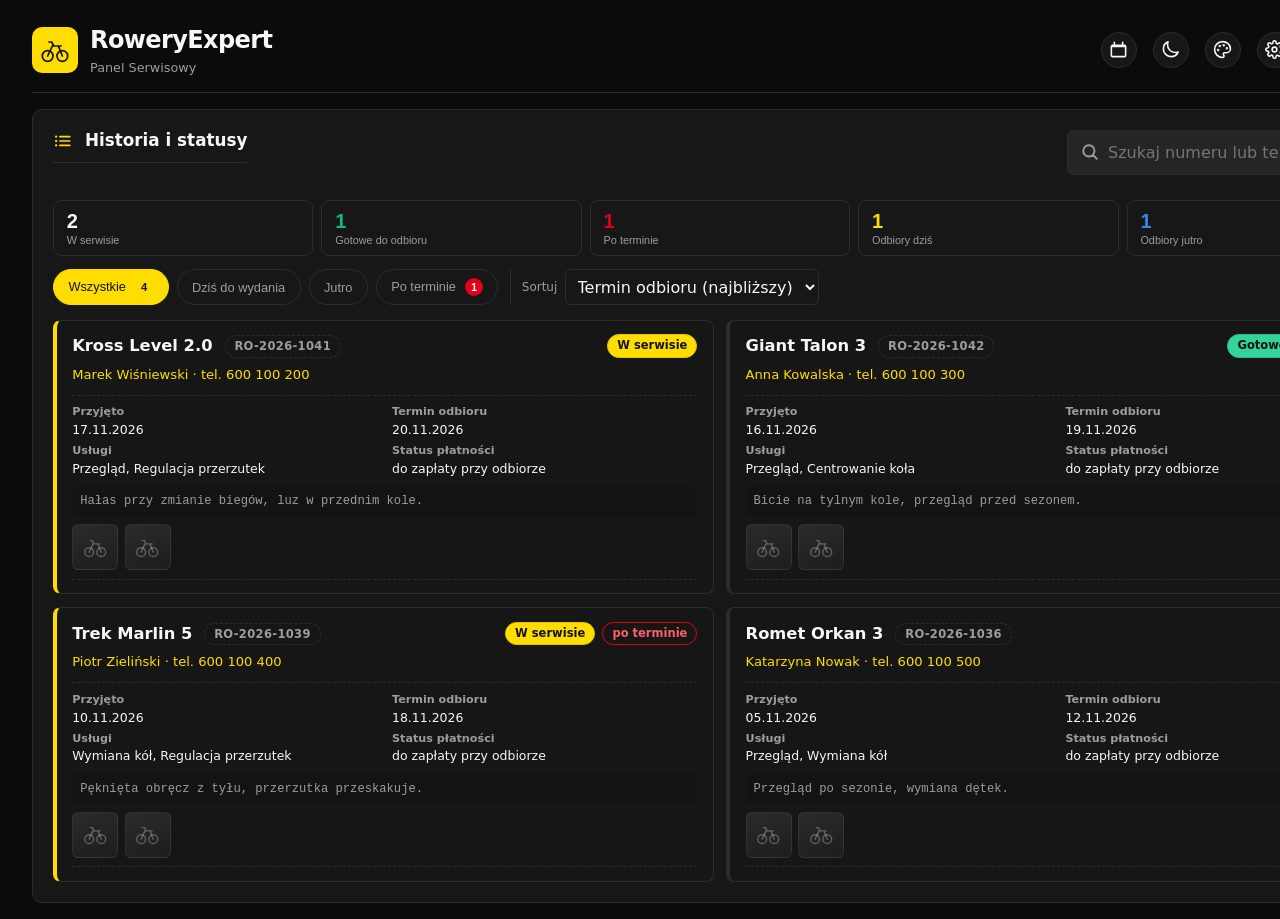
<file: mockups/lista.html>
<!DOCTYPE html>
<html lang="pl">
<head>
<meta charset="utf-8">
<title>RoweryExpert — lista zgłoszeń (mockup 1440×900)</title>
<link rel="stylesheet" href="panel.css">
<style>
    html, body { margin: 0; }
    body { width: 1440px; height: 900px; overflow: hidden; }
    .container { max-width: 1440px; padding: 1.4rem 2rem 1rem; }
    header { margin-bottom: 1rem; padding-bottom: .9rem; }
    .logo-mark { width: 46px; height: 46px; border-radius: 10px; background: var(--primary);
      display: flex; align-items: center; justify-content: center; flex: none; }
    .logo-mark svg { width: 32px; height: 32px; }
    .logo-text h1 { font-size: 1.5rem; }
    .logo-text p { font-size: .8rem; }
    .btn-icon { width: 36px; height: 36px; }
    .btn-icon svg { width: 19px; height: 19px; }
    .header-user { font-size: .85rem; font-weight: 600; color: var(--text-secondary); }
    .card { padding: 1.15rem 1.25rem 1.25rem; }
    .card-title { font-size: 1.05rem; margin-bottom: .8rem; padding-bottom: .55rem; }
    .card-title svg { width: 20px; height: 20px; color: var(--primary-text); }
    .search-box { max-width: 320px; }
    .dash-grid { grid-template-columns: repeat(5, 1fr); margin-top: .8rem; gap: 8px; }
    .dash-tile { padding: .55rem .8rem; }
    .dash-tile strong { font-size: 1.25rem; }
    .dash-tile span { font-size: .68rem; }
    .filters { margin-top: .85rem; }
    .filter-btn { padding: .42rem .9rem; font-size: .8rem; }
    .services-list { grid-template-columns: 1fr 1fr; max-height: none; overflow: visible;
      padding: 0; gap: .8rem; margin-top: .9rem; }
    .service-item-card { padding: .85rem .95rem; gap: .55rem; }
    .item-info h3 { font-size: 1.02rem; margin-bottom: .2rem; }
    .phone-link { font-size: .82rem; }
    .status-badge { font-size: 11.5px; padding: 3px 9px; border-radius: 99px;
      font-weight: 700; line-height: 1.35; border: 1px solid transparent; }
    .status-in_progress { background: #FFDD00; color: #141414; border-color: #e2c400; }
    .status-ready { background: #34d399; color: #141414; border-color: #2bbd86; }
    .status-done { background: rgba(156, 163, 175, .16); color: #d1d5db;
      border-color: rgba(156, 163, 175, .35); }
    .overdue-badge { background: transparent; color: #ff5f66; border: 1px solid #e2001a;
      margin-left: 0; padding: 3px 9px; border-radius: 99px; font-size: 11.5px;
      font-weight: 700; line-height: 1.35; }
    .item-details { padding: .55rem 0; gap: .2rem .9rem; font-size: .78rem; }
    .detail-label { font-size: .7rem; }
    .fault-desc { font-size: .76rem; padding: .4rem .5rem; }
    .photo-thumb { width: 46px; height: 46px; border-radius: 6px;
      border: 1px solid rgba(255, 255, 255, .07);
      background: linear-gradient(160deg, #2b2b2b, #1d1d1d);
      display: flex; align-items: center; justify-content: center; overflow: hidden; }
    .photo-thumb svg { width: 60%; height: 60%; stroke: rgba(255, 255, 255, .28); }
</style>
</head>
<body>
  <div class="container">
    <header>
      <div class="logo-section"><div class="logo-mark" aria-hidden="true"><svg viewBox="0 0 48 48" fill="none" stroke="#141414" stroke-width="2.6" stroke-linecap="round" stroke-linejoin="round"><circle cx="13" cy="33" r="8"/><circle cx="35" cy="33" r="8"/><path d="M13 33 20 18h9l6 15M20 18h13M22 18l-3-6h-4"/></svg></div><div class="logo-text"><h1>RoweryExpert</h1><p>Panel Serwisowy</p></div></div>
      <div class="header-actions"><button class="btn-icon" title="Kalendarz terminów"><svg viewBox="0 0 24 24" fill="none" stroke="currentColor" stroke-width="2" stroke-linecap="round" stroke-linejoin="round"><path d="M6.75 3v2.25M17.25 3v2.25M3 8.25h18M4.5 6.75h15A1.5 1.5 0 0 1 21 8.25v11.25a1.5 1.5 0 0 1-1.5 1.5h-15a1.5 1.5 0 0 1-1.5-1.5V8.25a1.5 1.5 0 0 1 1.5-1.5Z"/></svg></button><button class="btn-icon" title="Zmień motyw"><svg viewBox="0 0 24 24" fill="none" stroke="currentColor" stroke-width="2" stroke-linecap="round" stroke-linejoin="round"><path d="M21.752 15.002A9.72 9.72 0 0 1 18 15.75c-5.385 0-9.75-4.365-9.75-9.75 0-1.33.266-2.597.748-3.752A9.753 9.753 0 0 0 3 11.25C3 16.635 7.365 21 12.75 21a9.753 9.753 0 0 0 9.002-5.998Z"/></svg></button><button class="btn-icon" title="Kolor akcentu"><svg viewBox="0 0 24 24" fill="none" stroke="currentColor" stroke-width="2" stroke-linecap="round" stroke-linejoin="round"><path d="M12 22a1 1 0 0 1 0-20 10 9 0 0 1 10 9 5 5 0 0 1-5 5h-2.25a1.75 1.75 0 0 0-1.4 2.8l.3.4a1.75 1.75 0 0 1-1.4 2.8z"/><circle cx="13.5" cy="6.5" r=".6" fill="currentColor"/><circle cx="17.5" cy="10.5" r=".6" fill="currentColor"/><circle cx="6.5" cy="12.5" r=".6" fill="currentColor"/><circle cx="8.5" cy="7.5" r=".6" fill="currentColor"/></svg></button><button class="btn-icon" title="Ustawienia"><svg viewBox="0 0 24 24" fill="none" stroke="currentColor" stroke-width="2" stroke-linecap="round" stroke-linejoin="round"><circle cx="12" cy="12" r="3"/><path d="M19.4 15a1.7 1.7 0 0 0 .34 1.87l.06.06a2 2 0 1 1-2.83 2.83l-.06-.06a1.7 1.7 0 0 0-1.87-.34 1.7 1.7 0 0 0-1 1.56V21a2 2 0 1 1-4 0v-.1a1.7 1.7 0 0 0-1.05-1.56 1.7 1.7 0 0 0-1.87.34l-.06.06a2 2 0 1 1-2.83-2.83l.06-.06A1.7 1.7 0 0 0 4.6 15a1.7 1.7 0 0 0-1.56-1H3a2 2 0 1 1 0-4h.1A1.7 1.7 0 0 0 4.66 8.9a1.7 1.7 0 0 0-.34-1.87l-.06-.06a2 2 0 1 1 2.83-2.83l.06.06A1.7 1.7 0 0 0 9 4.6a1.7 1.7 0 0 0 1-1.56V3a2 2 0 1 1 4 0v.1a1.7 1.7 0 0 0 1.05 1.56 1.7 1.7 0 0 0 1.87-.34l.06-.06a2 2 0 1 1 2.83 2.83l-.06.06A1.7 1.7 0 0 0 19.4 9v.09a1.7 1.7 0 0 0 1.56 1H21a2 2 0 1 1 0 4h-.1a1.7 1.7 0 0 0-1.5 1z"/></svg></button><span class="header-user">admin</span><button class="btn-icon" title="Wyloguj się"><svg viewBox="0 0 24 24" fill="none" stroke="currentColor" stroke-width="2" stroke-linecap="round" stroke-linejoin="round"><path d="M15.75 9V5.25A2.25 2.25 0 0 0 13.5 3h-6a2.25 2.25 0 0 0-2.25 2.25v13.5A2.25 2.25 0 0 0 7.5 21h6a2.25 2.25 0 0 0 2.25-2.25V15m3 0 3-3m0 0-3-3m3 3H9"/></svg></button></div>
    </header>

    <div class="card">
      <div class="history-header">
        <h2 class="card-title"><svg viewBox="0 0 24 24" fill="none" stroke="currentColor" stroke-width="2" stroke-linecap="round" stroke-linejoin="round"><path d="M8.25 6.75h12M8.25 12h12m-12 5.25h12M3.75 6.75h.007v.008H3.75V6.75Zm.375 0a.375.375 0 1 1-.75 0 .375.375 0 0 1 .75 0ZM3.75 12h.007v.008H3.75V12Zm.375 0a.375.375 0 1 1-.75 0 .375.375 0 0 1 .75 0ZM3.75 17.25h.007v.008H3.75v-.008Zm.375 0a.375.375 0 1 1-.75 0 .375.375 0 0 1 .75 0Z"/></svg><span>Historia i statusy</span></h2>
        <div class="search-box">
          <span class="search-icon"><svg viewBox="0 0 24 24" fill="none" stroke="currentColor" stroke-width="2.5" stroke-linecap="round" stroke-linejoin="round"><path d="m21 21-5.197-5.197m0 0A7.5 7.5 0 1 0 5.196 5.196a7.5 7.5 0 0 0 10.637 10.637Z"/></svg></span>
          <input type="text" placeholder="Szukaj numeru lub telefonu..." readonly>
        </div>
      </div>

      <div class="dash-grid">
        <button class="dash-tile"><strong>2</strong><span>W serwisie</span></button>
        <button class="dash-tile tile-ready"><strong>1</strong><span>Gotowe do odbioru</span></button>
        <button class="dash-tile tile-overdue"><strong>1</strong><span>Po terminie</span></button>
        <button class="dash-tile tile-today"><strong>1</strong><span>Odbiory dziś</span></button>
        <button class="dash-tile tile-tomorrow"><strong>1</strong><span>Odbiory jutro</span></button>
      </div>

      <div class="filters">
        <button class="filter-btn active">Wszystkie <span class="filter-count count-neutral">4</span></button>
        <button class="filter-btn">Dziś do wydania</button>
        <button class="filter-btn">Jutro</button>
        <button class="filter-btn">Po terminie <span class="filter-count">1</span></button>
        <span class="filters-sep"></span>
        <span class="sort-box">Sortuj
          <select class="sort-select"><option>Termin odbioru (najbliższy)</option></select>
        </span>
      </div>

      <div class="services-list">
        <article class="service-item-card card-in_progress">
          <div class="item-header">
            <div class="item-info">
              <h3>Kross Level 2.0 <span class="service-no">RO-2026-1041</span></h3>
              <span class="phone-link">Marek Wiśniewski &middot; tel. 600 100 200</span>
            </div>
            <div class="status-wrap"><span class="status-badge status-in_progress">W serwisie</span></div>
          </div>
          <div class="item-details">
            <div class="detail-row"><span class="detail-label">Przyjęto</span><span class="detail-val">17.11.2026</span></div>
            <div class="detail-row"><span class="detail-label">Termin odbioru</span><span class="detail-val">20.11.2026</span></div>
            <div class="detail-row"><span class="detail-label">Usługi</span><span class="detail-val">Przegląd, Regulacja przerzutek</span></div>
            <div class="detail-row"><span class="detail-label">Status płatności</span><span class="detail-val">do zapłaty przy odbiorze</span></div>
            <div class="fault-desc">Hałas przy zmianie biegów, luz w przednim kole.</div>
            <div class="item-photos"><div class="photo-thumb"><svg viewBox="0 0 48 48" fill="none" stroke="currentColor" stroke-width="2.6" stroke-linecap="round" stroke-linejoin="round" aria-hidden="true"><circle cx="13" cy="33" r="8"/><circle cx="35" cy="33" r="8"/><path d="M13 33 20 18h9l6 15M20 18h13M22 18l-3-6h-4"/></svg></div><div class="photo-thumb"><svg viewBox="0 0 48 48" fill="none" stroke="currentColor" stroke-width="2.6" stroke-linecap="round" stroke-linejoin="round" aria-hidden="true"><circle cx="13" cy="33" r="8"/><circle cx="35" cy="33" r="8"/><path d="M13 33 20 18h9l6 15M20 18h13M22 18l-3-6h-4"/></svg></div></div>
          </div>
        </article>
        <article class="service-item-card card-ready">
          <div class="item-header">
            <div class="item-info">
              <h3>Giant Talon 3 <span class="service-no">RO-2026-1042</span></h3>
              <span class="phone-link">Anna Kowalska &middot; tel. 600 100 300</span>
            </div>
            <div class="status-wrap"><span class="status-badge status-ready">Gotowe do odbioru</span></div>
          </div>
          <div class="item-details">
            <div class="detail-row"><span class="detail-label">Przyjęto</span><span class="detail-val">16.11.2026</span></div>
            <div class="detail-row"><span class="detail-label">Termin odbioru</span><span class="detail-val">19.11.2026</span></div>
            <div class="detail-row"><span class="detail-label">Usługi</span><span class="detail-val">Przegląd, Centrowanie koła</span></div>
            <div class="detail-row"><span class="detail-label">Status płatności</span><span class="detail-val">do zapłaty przy odbiorze</span></div>
            <div class="fault-desc">Bicie na tylnym kole, przegląd przed sezonem.</div>
            <div class="item-photos"><div class="photo-thumb"><svg viewBox="0 0 48 48" fill="none" stroke="currentColor" stroke-width="2.6" stroke-linecap="round" stroke-linejoin="round" aria-hidden="true"><circle cx="13" cy="33" r="8"/><circle cx="35" cy="33" r="8"/><path d="M13 33 20 18h9l6 15M20 18h13M22 18l-3-6h-4"/></svg></div><div class="photo-thumb"><svg viewBox="0 0 48 48" fill="none" stroke="currentColor" stroke-width="2.6" stroke-linecap="round" stroke-linejoin="round" aria-hidden="true"><circle cx="13" cy="33" r="8"/><circle cx="35" cy="33" r="8"/><path d="M13 33 20 18h9l6 15M20 18h13M22 18l-3-6h-4"/></svg></div></div>
          </div>
        </article>
        <article class="service-item-card card-in_progress">
          <div class="item-header">
            <div class="item-info">
              <h3>Trek Marlin 5 <span class="service-no">RO-2026-1039</span></h3>
              <span class="phone-link">Piotr Zieliński &middot; tel. 600 100 400</span>
            </div>
            <div class="status-wrap"><span class="status-badge status-in_progress">W serwisie</span><span class="overdue-badge">po terminie</span></div>
          </div>
          <div class="item-details">
            <div class="detail-row"><span class="detail-label">Przyjęto</span><span class="detail-val">10.11.2026</span></div>
            <div class="detail-row"><span class="detail-label">Termin odbioru</span><span class="detail-val">18.11.2026</span></div>
            <div class="detail-row"><span class="detail-label">Usługi</span><span class="detail-val">Wymiana kół, Regulacja przerzutek</span></div>
            <div class="detail-row"><span class="detail-label">Status płatności</span><span class="detail-val">do zapłaty przy odbiorze</span></div>
            <div class="fault-desc">Pęknięta obręcz z tyłu, przerzutka przeskakuje.</div>
            <div class="item-photos"><div class="photo-thumb"><svg viewBox="0 0 48 48" fill="none" stroke="currentColor" stroke-width="2.6" stroke-linecap="round" stroke-linejoin="round" aria-hidden="true"><circle cx="13" cy="33" r="8"/><circle cx="35" cy="33" r="8"/><path d="M13 33 20 18h9l6 15M20 18h13M22 18l-3-6h-4"/></svg></div><div class="photo-thumb"><svg viewBox="0 0 48 48" fill="none" stroke="currentColor" stroke-width="2.6" stroke-linecap="round" stroke-linejoin="round" aria-hidden="true"><circle cx="13" cy="33" r="8"/><circle cx="35" cy="33" r="8"/><path d="M13 33 20 18h9l6 15M20 18h13M22 18l-3-6h-4"/></svg></div></div>
          </div>
        </article>
        <article class="service-item-card card-done">
          <div class="item-header">
            <div class="item-info">
              <h3>Romet Orkan 3 <span class="service-no">RO-2026-1036</span></h3>
              <span class="phone-link">Katarzyna Nowak &middot; tel. 600 100 500</span>
            </div>
            <div class="status-wrap"><span class="status-badge status-done">Odebrane</span></div>
          </div>
          <div class="item-details">
            <div class="detail-row"><span class="detail-label">Przyjęto</span><span class="detail-val">05.11.2026</span></div>
            <div class="detail-row"><span class="detail-label">Termin odbioru</span><span class="detail-val">12.11.2026</span></div>
            <div class="detail-row"><span class="detail-label">Usługi</span><span class="detail-val">Przegląd, Wymiana kół</span></div>
            <div class="detail-row"><span class="detail-label">Status płatności</span><span class="detail-val">do zapłaty przy odbiorze</span></div>
            <div class="fault-desc">Przegląd po sezonie, wymiana dętek.</div>
            <div class="item-photos"><div class="photo-thumb"><svg viewBox="0 0 48 48" fill="none" stroke="currentColor" stroke-width="2.6" stroke-linecap="round" stroke-linejoin="round" aria-hidden="true"><circle cx="13" cy="33" r="8"/><circle cx="35" cy="33" r="8"/><path d="M13 33 20 18h9l6 15M20 18h13M22 18l-3-6h-4"/></svg></div><div class="photo-thumb"><svg viewBox="0 0 48 48" fill="none" stroke="currentColor" stroke-width="2.6" stroke-linecap="round" stroke-linejoin="round" aria-hidden="true"><circle cx="13" cy="33" r="8"/><circle cx="35" cy="33" r="8"/><path d="M13 33 20 18h9l6 15M20 18h13M22 18l-3-6h-4"/></svg></div></div>
          </div>
        </article>
      </div>
    </div>
  </div>
</body>
</html>
</file>
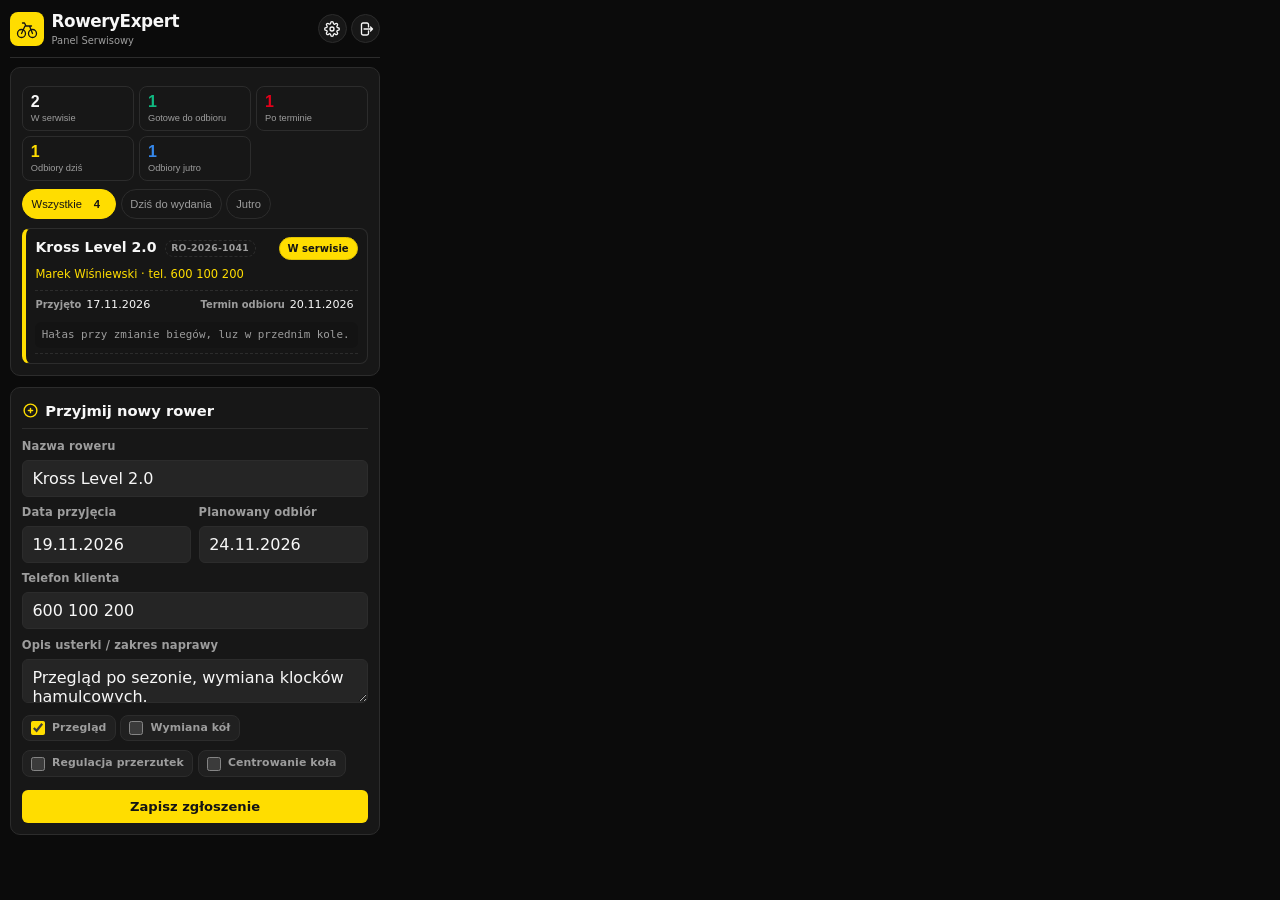
<file: mockups/mobile.html>
<!DOCTYPE html>
<html lang="pl">
<head>
<meta charset="utf-8">
<title>RoweryExpert — widok telefonu (mockup 390×844)</title>
<link rel="stylesheet" href="panel.css">
<style>
    html, body { margin: 0; }
    body { width: 390px; height: 844px; overflow: hidden; }
    .container { padding: .55rem .6rem 0; }
    header { flex-direction: row; align-items: center; margin-bottom: .55rem;
      padding-bottom: .5rem; gap: .4rem; }
    .logo-section { gap: .5rem; }
    .logo-mark { width: 34px; height: 34px; border-radius: 8px; background: var(--primary);
      display: flex; align-items: center; justify-content: center; flex: none; }
    .logo-mark svg { width: 24px; height: 24px; }
    .logo-text h1 { font-size: 1.05rem; }
    .logo-text p { font-size: .62rem; }
    .header-actions { gap: .28rem; margin-left: auto; width: auto; justify-content: flex-end; }
    .btn-icon { width: 29px; height: 29px; }
    .btn-icon svg { width: 16px; height: 16px; }
    .header-actions .btn-icon:nth-child(1) { display: none; }
    .header-user { display: none; }
    .card { padding: .7rem; border-radius: 10px; }
    .card-title { font-size: .92rem; margin-bottom: .55rem; padding-bottom: .4rem; gap: .4rem; }
    .card-title svg { width: 17px; height: 17px; color: var(--primary-text); flex: none; }
    .dash-grid { grid-template-columns: repeat(3, 1fr); gap: 5px; margin-top: .45rem; }
    .dash-tile { padding: .4rem .5rem; }
    .dash-tile strong { font-size: 1rem; }
    .dash-tile span { font-size: .58rem; line-height: 1.15; }
    .filters { margin-top: .5rem; gap: .3rem; flex-wrap: nowrap; overflow: hidden; }
    .filter-btn { padding: .3rem .55rem; font-size: .7rem; white-space: nowrap; }
    .filter-btn .filter-count { margin-left: .18rem; }
    .services-list { max-height: none; overflow: visible; padding: 0; gap: .5rem; margin-top: .55rem; }
    .service-item-card { padding: .55rem .6rem; gap: .35rem; border-radius: 8px; }
    .item-header { flex-direction: row; align-items: flex-start; gap: .35rem; }
    .item-info h3 { font-size: .88rem; margin-bottom: .15rem; }
    .service-no { font-size: .58rem; padding: .04rem .35rem; margin-left: .2rem; }
    .phone-link { font-size: .72rem; }
    .status-badge { font-size: .6rem; padding: .2rem .45rem; flex: none; }
    .item-details { grid-template-columns: 1fr 1fr; padding: .35rem 0; gap: .25rem .5rem; font-size: .7rem; }
    .detail-row { flex-direction: row; gap: .3rem; align-items: baseline; }
    .detail-label { font-size: .62rem; }
    .fault-desc { grid-column: span 2; font-size: .68rem; padding: .3rem .4rem; }
    .item-photos { display: none; }
    .status-badge { font-size: 10px; padding: 3px 8px; border-radius: 99px; font-weight: 700;
      border: 1px solid transparent; }
    .status-in_progress { background: #FFDD00; color: #141414; border-color: #e2c400; }
    .form-group { margin-bottom: .45rem; }
    .form-row { gap: .45rem; }
    label { font-size: .72rem; margin-bottom: .3rem; }
    input, textarea { padding: .5rem .6rem; }
    .intake-hint { display: none; }
    .service-check-list { display: flex; flex-wrap: wrap; gap: .3rem; margin-top: .3rem; }
    .service-check { padding: .25rem .5rem; font-size: .68rem; }
    .service-check input { width: 14px; height: 14px; }
    .button-group { margin-top: .55rem; }
    .btn { padding: .55rem .7rem; font-size: .82rem; }
</style>
</head>
<body>
  <div class="container">
    <header>
      <div class="logo-section"><div class="logo-mark" aria-hidden="true"><svg viewBox="0 0 48 48" fill="none" stroke="#141414" stroke-width="2.6" stroke-linecap="round" stroke-linejoin="round"><circle cx="13" cy="33" r="8"/><circle cx="35" cy="33" r="8"/><path d="M13 33 20 18h9l6 15M20 18h13M22 18l-3-6h-4"/></svg></div><div class="logo-text"><h1>RoweryExpert</h1><p>Panel Serwisowy</p></div></div>
      <div class="header-actions">
        <button class="btn-icon"><svg viewBox="0 0 24 24" fill="none" stroke="currentColor" stroke-width="2" stroke-linecap="round" stroke-linejoin="round"><path d="M6.75 3v2.25M17.25 3v2.25M3 8.25h18M4.5 6.75h15A1.5 1.5 0 0 1 21 8.25v11.25a1.5 1.5 0 0 1-1.5 1.5h-15a1.5 1.5 0 0 1-1.5-1.5V8.25a1.5 1.5 0 0 1 1.5-1.5Z"/></svg></button>
        <button class="btn-icon"><svg viewBox="0 0 24 24" fill="none" stroke="currentColor" stroke-width="2" stroke-linecap="round" stroke-linejoin="round"><circle cx="12" cy="12" r="3"/><path d="M19.4 15a1.7 1.7 0 0 0 .34 1.87l.06.06a2 2 0 1 1-2.83 2.83l-.06-.06a1.7 1.7 0 0 0-1.87-.34 1.7 1.7 0 0 0-1 1.56V21a2 2 0 1 1-4 0v-.1a1.7 1.7 0 0 0-1.05-1.56 1.7 1.7 0 0 0-1.87.34l-.06.06a2 2 0 1 1-2.83-2.83l.06-.06A1.7 1.7 0 0 0 4.6 15a1.7 1.7 0 0 0-1.56-1H3a2 2 0 1 1 0-4h.1A1.7 1.7 0 0 0 4.66 8.9a1.7 1.7 0 0 0-.34-1.87l-.06-.06a2 2 0 1 1 2.83-2.83l.06.06A1.7 1.7 0 0 0 9 4.6a1.7 1.7 0 0 0 1-1.56V3a2 2 0 1 1 4 0v.1a1.7 1.7 0 0 0 1.05 1.56 1.7 1.7 0 0 0 1.87-.34l.06-.06a2 2 0 1 1 2.83 2.83l-.06.06A1.7 1.7 0 0 0 19.4 9v.09a1.7 1.7 0 0 0 1.56 1H21a2 2 0 1 1 0 4h-.1a1.7 1.7 0 0 0-1.5 1z"/></svg></button>
        <button class="btn-icon"><svg viewBox="0 0 24 24" fill="none" stroke="currentColor" stroke-width="2" stroke-linecap="round" stroke-linejoin="round"><path d="M15.75 9V5.25A2.25 2.25 0 0 0 13.5 3h-6a2.25 2.25 0 0 0-2.25 2.25v13.5A2.25 2.25 0 0 0 7.5 21h6a2.25 2.25 0 0 0 2.25-2.25V15m3 0 3-3m0 0-3-3m3 3H9"/></svg></button>
      </div>
    </header>

    <div class="card">
      <div class="dash-grid">
        <button class="dash-tile"><strong>2</strong><span>W serwisie</span></button>
        <button class="dash-tile tile-ready"><strong>1</strong><span>Gotowe do odbioru</span></button>
        <button class="dash-tile tile-overdue"><strong>1</strong><span>Po terminie</span></button>
        <button class="dash-tile tile-today"><strong>1</strong><span>Odbiory dziś</span></button>
        <button class="dash-tile tile-tomorrow"><strong>1</strong><span>Odbiory jutro</span></button>
      </div>

      <div class="filters">
        <button class="filter-btn active">Wszystkie <span class="filter-count count-neutral">4</span></button>
        <button class="filter-btn">Dziś do wydania</button>
        <button class="filter-btn">Jutro</button>
      </div>

      <div class="services-list">
        <article class="service-item-card card-in_progress">
          <div class="item-header">
            <div class="item-info">
              <h3>Kross Level 2.0 <span class="service-no">RO-2026-1041</span></h3>
              <span class="phone-link">Marek Wiśniewski &middot; tel. 600 100 200</span>
            </div>
            <span class="status-badge status-in_progress">W serwisie</span>
          </div>
          <div class="item-details">
            <div class="detail-row"><span class="detail-label">Przyjęto</span><span class="detail-val">17.11.2026</span></div>
            <div class="detail-row"><span class="detail-label">Termin odbioru</span><span class="detail-val">20.11.2026</span></div>
            <div class="fault-desc">Hałas przy zmianie biegów, luz w przednim kole.</div>
            <div class="item-photos"><div class="photo-thumb"><svg viewBox="0 0 48 48" fill="none" stroke="currentColor" stroke-width="2.6" stroke-linecap="round" stroke-linejoin="round" aria-hidden="true"><circle cx="13" cy="33" r="8"/><circle cx="35" cy="33" r="8"/><path d="M13 33 20 18h9l6 15M20 18h13M22 18l-3-6h-4"/></svg></div><div class="photo-thumb"><svg viewBox="0 0 48 48" fill="none" stroke="currentColor" stroke-width="2.6" stroke-linecap="round" stroke-linejoin="round" aria-hidden="true"><circle cx="13" cy="33" r="8"/><circle cx="35" cy="33" r="8"/><path d="M13 33 20 18h9l6 15M20 18h13M22 18l-3-6h-4"/></svg></div></div>
          </div>
        </article>
      </div>
    </div>

    <div class="card" style="margin-top:.7rem">
      <h2 class="card-title"><svg viewBox="0 0 24 24" fill="none" stroke="currentColor" stroke-width="2" stroke-linecap="round" stroke-linejoin="round"><path d="M12 9v6m3-3H9m12 0a9 9 0 1 1-18 0 9 9 0 0 1 18 0Z"/></svg><span>Przyjmij nowy rower</span></h2>
      <p class="intake-hint">Dane klienta, sprzęt, zakres prac i termin</p>
      <form>
        <div class="form-group">
          <label>Nazwa roweru</label>
          <input type="text" value="Kross Level 2.0">
        </div>
        <div class="form-row">
          <div class="form-group"><label>Data przyjęcia</label><input type="text" value="19.11.2026"></div>
          <div class="form-group"><label>Planowany odbiór</label><input type="text" value="24.11.2026"></div>
        </div>
        <div class="form-group">
          <label>Telefon klienta</label>
          <input type="text" value="600 100 200">
        </div>
        <div class="form-group">
          <label>Opis usterki / zakres naprawy</label>
          <textarea style="min-height:44px;height:44px">Przegląd po sezonie, wymiana klocków hamulcowych.</textarea>
          <div class="service-check-list">
            <label class="service-check"><input type="checkbox" checked> Przegląd</label>
            <label class="service-check"><input type="checkbox"> Wymiana kół</label>
            <label class="service-check"><input type="checkbox"> Regulacja przerzutek</label>
            <label class="service-check"><input type="checkbox"> Centrowanie koła</label>
          </div>
        </div>
        <div class="button-group">
          <button class="btn btn-primary">Zapisz zgłoszenie</button>
        </div>
      </form>
    </div>
  </div>
</body>
</html>
</file>
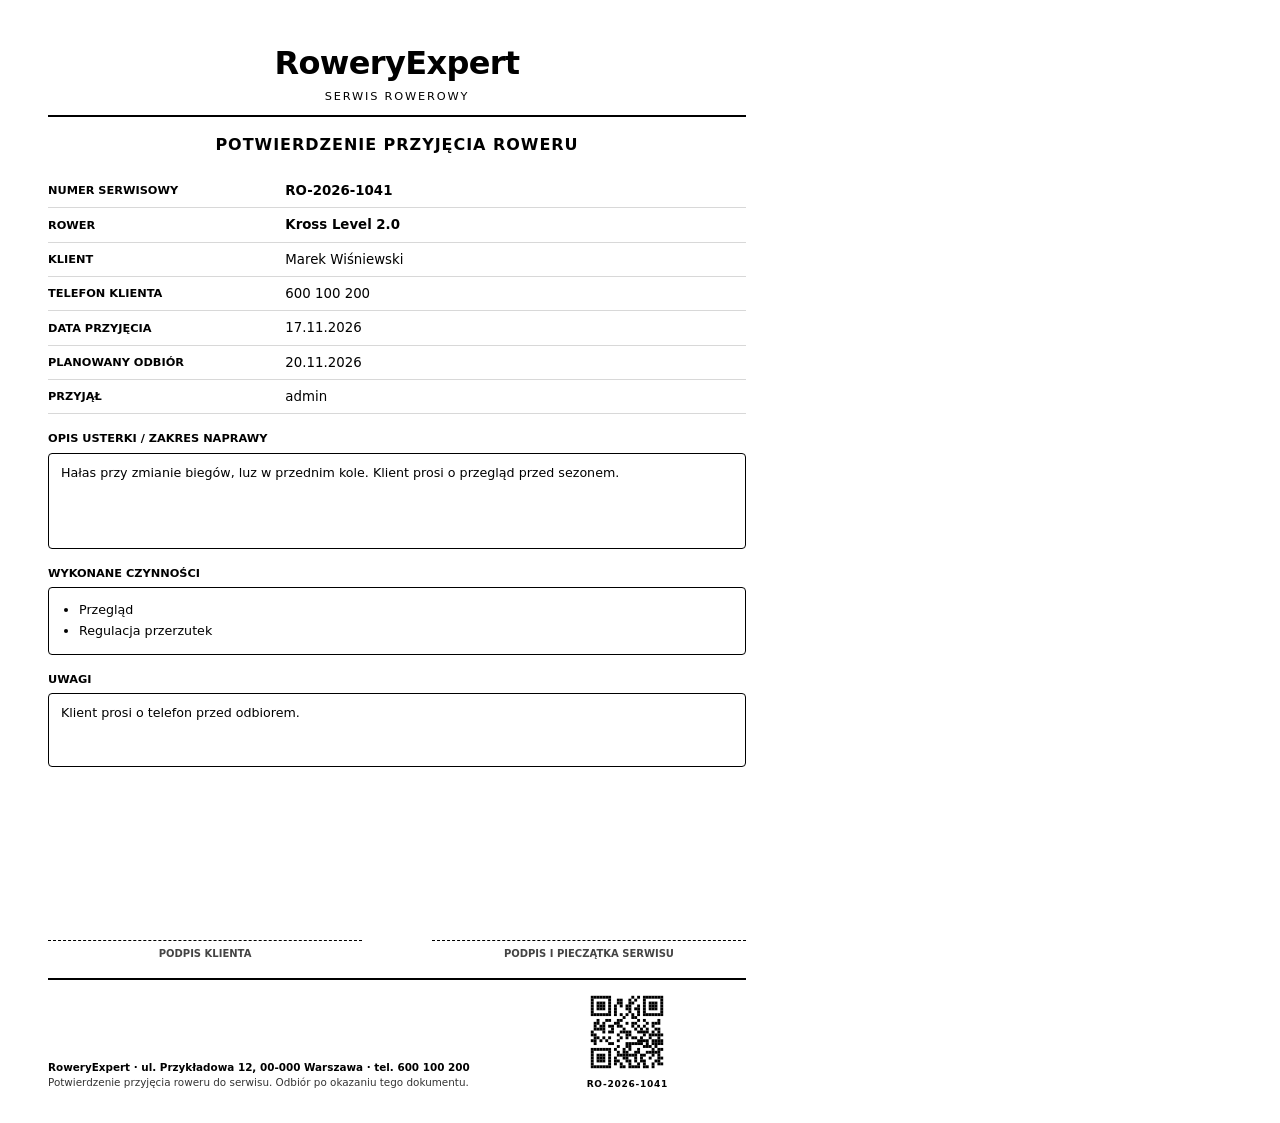
<file: mockups/wydruk.html>
<!DOCTYPE html>
<html lang="pl">
<head>
<meta charset="utf-8">
<title>RoweryExpert — potwierdzenie przyjęcia A4 (mockup 794×1123)</title>
<style>
    html, body { margin: 0; }
    body { width: 794px; height: 1123px; overflow: hidden; background: #ffffff; color: #000000;
      font-family: system-ui, -apple-system, "Segoe UI", Roboto, Arial, sans-serif; font-size: 10.5pt;
      line-height: 1.45; }
    .receipt { width: 794px; height: 1123px; box-sizing: border-box; padding: 40px 48px 32px;
      display: flex; flex-direction: column; }
    .receipt-header { text-align: center; border-bottom: 2px solid #000; padding-bottom: 10px; }
    .receipt-header h1 { font-size: 24pt; letter-spacing: -.02em; margin: 0; font-weight: 800; }
    .receipt-header p { margin: 2px 0 0; font-size: 8.5pt; text-transform: uppercase; letter-spacing: .16em; }
    .receipt-title { text-align: center; font-size: 12pt; font-weight: 800; text-transform: uppercase;
      letter-spacing: .06em; margin: 16px 0 18px; }
    .receipt-details { width: 100%; border-collapse: collapse; }
    .receipt-details tr { border-bottom: 1px solid #d8d8d8; }
    .receipt-label { width: 34%; font-size: 8.5pt; font-weight: 700; text-transform: uppercase;
      padding: 7px 0; vertical-align: middle; }
    .receipt-value { font-size: 10pt; padding: 7px 0; }
    .receipt-value b { font-weight: 700; }
    .desc-label { font-size: 8.5pt; font-weight: 700; text-transform: uppercase; padding: 16px 0 6px; }
    .receipt-value-desc { border: 1px solid #000; border-radius: 4px; padding: 10px 12px;
      min-height: 74px; font-size: 9.5pt; }
    .done li { margin: 3px 0; }
    .done ul { margin: 0; padding-left: 18px; }
    .receipt-signatures { display: flex; justify-content: space-between; margin-top: auto; margin-bottom: 16px; }
    .signature-box { width: 45%; display: flex; flex-direction: column; align-items: center; }
    .signature-line { width: 100%; border-bottom: 1px dashed #000; height: 42px; margin-bottom: 6px; }
    .signature-label { font-size: 7.5pt; font-weight: 700; text-transform: uppercase; color: #444; }
    .receipt-footer { display: flex; justify-content: space-between; align-items: flex-end;
      border-top: 2px solid #000; padding-top: 10px; }
    .receipt-address { font-size: 7.8pt; font-weight: 700; line-height: 1.5; width: 66%; }
    .receipt-address span { font-weight: 400; color: #333; display: block; }
    .receipt-qr-container { display: flex; flex-direction: column; align-items: center; width: 34%; }
    .qr { width: 84px; height: 84px; display: block; }
    .receipt-qr-desc { font-size: 6.8pt; font-weight: 700; text-transform: uppercase;
      letter-spacing: .08em; margin-top: 4px; }
</style>
</head>
<body>
  <div class="receipt">
    <div class="receipt-header">
      <h1>RoweryExpert</h1>
      <p>Serwis rowerowy</p>
    </div>
    <div class="receipt-title">Potwierdzenie Przyjęcia Roweru</div>

    <table class="receipt-details">
      <tr><td class="receipt-label">Numer serwisowy</td><td class="receipt-value"><b>RO-2026-1041</b></td></tr>
      <tr><td class="receipt-label">Rower</td><td class="receipt-value"><b>Kross Level 2.0</b></td></tr>
      <tr><td class="receipt-label">Klient</td><td class="receipt-value">Marek Wiśniewski</td></tr>
      <tr><td class="receipt-label">Telefon klienta</td><td class="receipt-value">600 100 200</td></tr>
      <tr><td class="receipt-label">Data przyjęcia</td><td class="receipt-value">17.11.2026</td></tr>
      <tr><td class="receipt-label">Planowany odbiór</td><td class="receipt-value">20.11.2026</td></tr>
      <tr><td class="receipt-label">Przyjął</td><td class="receipt-value">admin</td></tr>
    </table>

    <div class="desc-label">Opis usterki / zakres naprawy</div>
    <div class="receipt-value-desc">Hałas przy zmianie biegów, luz w przednim kole. Klient prosi o przegląd przed sezonem.</div>

    <div class="desc-label">Wykonane czynności</div>
    <div class="receipt-value-desc done" style="min-height:0">
      <ul>
        <li>Przegląd</li>
        <li>Regulacja przerzutek</li>
      </ul>
    </div>

    <div class="desc-label">Uwagi</div>
    <div class="receipt-value-desc" style="min-height:52px">Klient prosi o telefon przed odbiorem.</div>

    <div class="receipt-signatures">
      <div class="signature-box"><div class="signature-line"></div><div class="signature-label">Podpis klienta</div></div>
      <div class="signature-box"><div class="signature-line"></div><div class="signature-label">Podpis i pieczątka serwisu</div></div>
    </div>

    <div class="receipt-footer">
      <div class="receipt-address">
        RoweryExpert &middot; ul. Przykładowa 12, 00-000 Warszawa &middot; tel. 600 100 200
        <span>Potwierdzenie przyjęcia roweru do serwisu. Odbiór po okazaniu tego dokumentu.</span>
      </div>
      <div class="receipt-qr-container">
        <svg class="qr" viewBox="0 0 29 29" role="img" aria-label="Kod QR numeru serwisowego RO-2026-1041"><rect width="29" height="29" fill="#ffffff"/><g fill="#000000"><rect x="2" y="2" width="1" height="1"/><rect x="3" y="2" width="1" height="1"/><rect x="4" y="2" width="1" height="1"/><rect x="5" y="2" width="1" height="1"/><rect x="6" y="2" width="1" height="1"/><rect x="7" y="2" width="1" height="1"/><rect x="8" y="2" width="1" height="1"/><rect x="16" y="2" width="1" height="1"/><rect x="18" y="2" width="1" height="1"/><rect x="20" y="2" width="1" height="1"/><rect x="21" y="2" width="1" height="1"/><rect x="22" y="2" width="1" height="1"/><rect x="23" y="2" width="1" height="1"/><rect x="24" y="2" width="1" height="1"/><rect x="25" y="2" width="1" height="1"/><rect x="26" y="2" width="1" height="1"/><rect x="2" y="3" width="1" height="1"/><rect x="8" y="3" width="1" height="1"/><rect x="11" y="3" width="1" height="1"/><rect x="12" y="3" width="1" height="1"/><rect x="15" y="3" width="1" height="1"/><rect x="17" y="3" width="1" height="1"/><rect x="20" y="3" width="1" height="1"/><rect x="26" y="3" width="1" height="1"/><rect x="2" y="4" width="1" height="1"/><rect x="4" y="4" width="1" height="1"/><rect x="5" y="4" width="1" height="1"/><rect x="6" y="4" width="1" height="1"/><rect x="8" y="4" width="1" height="1"/><rect x="11" y="4" width="1" height="1"/><rect x="12" y="4" width="1" height="1"/><rect x="15" y="4" width="1" height="1"/><rect x="16" y="4" width="1" height="1"/><rect x="20" y="4" width="1" height="1"/><rect x="22" y="4" width="1" height="1"/><rect x="23" y="4" width="1" height="1"/><rect x="24" y="4" width="1" height="1"/><rect x="26" y="4" width="1" height="1"/><rect x="2" y="5" width="1" height="1"/><rect x="4" y="5" width="1" height="1"/><rect x="5" y="5" width="1" height="1"/><rect x="6" y="5" width="1" height="1"/><rect x="8" y="5" width="1" height="1"/><rect x="10" y="5" width="1" height="1"/><rect x="12" y="5" width="1" height="1"/><rect x="14" y="5" width="1" height="1"/><rect x="15" y="5" width="1" height="1"/><rect x="18" y="5" width="1" height="1"/><rect x="20" y="5" width="1" height="1"/><rect x="22" y="5" width="1" height="1"/><rect x="23" y="5" width="1" height="1"/><rect x="24" y="5" width="1" height="1"/><rect x="26" y="5" width="1" height="1"/><rect x="2" y="6" width="1" height="1"/><rect x="4" y="6" width="1" height="1"/><rect x="5" y="6" width="1" height="1"/><rect x="6" y="6" width="1" height="1"/><rect x="8" y="6" width="1" height="1"/><rect x="10" y="6" width="1" height="1"/><rect x="14" y="6" width="1" height="1"/><rect x="15" y="6" width="1" height="1"/><rect x="17" y="6" width="1" height="1"/><rect x="18" y="6" width="1" height="1"/><rect x="20" y="6" width="1" height="1"/><rect x="22" y="6" width="1" height="1"/><rect x="23" y="6" width="1" height="1"/><rect x="24" y="6" width="1" height="1"/><rect x="26" y="6" width="1" height="1"/><rect x="2" y="7" width="1" height="1"/><rect x="8" y="7" width="1" height="1"/><rect x="10" y="7" width="1" height="1"/><rect x="15" y="7" width="1" height="1"/><rect x="18" y="7" width="1" height="1"/><rect x="20" y="7" width="1" height="1"/><rect x="26" y="7" width="1" height="1"/><rect x="2" y="8" width="1" height="1"/><rect x="3" y="8" width="1" height="1"/><rect x="4" y="8" width="1" height="1"/><rect x="5" y="8" width="1" height="1"/><rect x="6" y="8" width="1" height="1"/><rect x="7" y="8" width="1" height="1"/><rect x="8" y="8" width="1" height="1"/><rect x="10" y="8" width="1" height="1"/><rect x="12" y="8" width="1" height="1"/><rect x="14" y="8" width="1" height="1"/><rect x="16" y="8" width="1" height="1"/><rect x="18" y="8" width="1" height="1"/><rect x="20" y="8" width="1" height="1"/><rect x="21" y="8" width="1" height="1"/><rect x="22" y="8" width="1" height="1"/><rect x="23" y="8" width="1" height="1"/><rect x="24" y="8" width="1" height="1"/><rect x="25" y="8" width="1" height="1"/><rect x="26" y="8" width="1" height="1"/><rect x="13" y="9" width="1" height="1"/><rect x="16" y="9" width="1" height="1"/><rect x="17" y="9" width="1" height="1"/><rect x="4" y="10" width="1" height="1"/><rect x="7" y="10" width="1" height="1"/><rect x="8" y="10" width="1" height="1"/><rect x="11" y="10" width="1" height="1"/><rect x="12" y="10" width="1" height="1"/><rect x="18" y="10" width="1" height="1"/><rect x="20" y="10" width="1" height="1"/><rect x="25" y="10" width="1" height="1"/><rect x="3" y="11" width="1" height="1"/><rect x="4" y="11" width="1" height="1"/><rect x="6" y="11" width="1" height="1"/><rect x="10" y="11" width="1" height="1"/><rect x="11" y="11" width="1" height="1"/><rect x="14" y="11" width="1" height="1"/><rect x="16" y="11" width="1" height="1"/><rect x="17" y="11" width="1" height="1"/><rect x="21" y="11" width="1" height="1"/><rect x="23" y="11" width="1" height="1"/><rect x="24" y="11" width="1" height="1"/><rect x="25" y="11" width="1" height="1"/><rect x="3" y="12" width="1" height="1"/><rect x="5" y="12" width="1" height="1"/><rect x="6" y="12" width="1" height="1"/><rect x="8" y="12" width="1" height="1"/><rect x="9" y="12" width="1" height="1"/><rect x="11" y="12" width="1" height="1"/><rect x="12" y="12" width="1" height="1"/><rect x="16" y="12" width="1" height="1"/><rect x="18" y="12" width="1" height="1"/><rect x="20" y="12" width="1" height="1"/><rect x="23" y="12" width="1" height="1"/><rect x="3" y="13" width="1" height="1"/><rect x="4" y="13" width="1" height="1"/><rect x="5" y="13" width="1" height="1"/><rect x="6" y="13" width="1" height="1"/><rect x="9" y="13" width="1" height="1"/><rect x="13" y="13" width="1" height="1"/><rect x="17" y="13" width="1" height="1"/><rect x="19" y="13" width="1" height="1"/><rect x="21" y="13" width="1" height="1"/><rect x="24" y="13" width="1" height="1"/><rect x="25" y="13" width="1" height="1"/><rect x="2" y="14" width="1" height="1"/><rect x="6" y="14" width="1" height="1"/><rect x="8" y="14" width="1" height="1"/><rect x="9" y="14" width="1" height="1"/><rect x="12" y="14" width="1" height="1"/><rect x="13" y="14" width="1" height="1"/><rect x="14" y="14" width="1" height="1"/><rect x="15" y="14" width="1" height="1"/><rect x="18" y="14" width="1" height="1"/><rect x="19" y="14" width="1" height="1"/><rect x="20" y="14" width="1" height="1"/><rect x="21" y="14" width="1" height="1"/><rect x="23" y="14" width="1" height="1"/><rect x="25" y="14" width="1" height="1"/><rect x="2" y="15" width="1" height="1"/><rect x="3" y="15" width="1" height="1"/><rect x="11" y="15" width="1" height="1"/><rect x="14" y="15" width="1" height="1"/><rect x="15" y="15" width="1" height="1"/><rect x="20" y="15" width="1" height="1"/><rect x="22" y="15" width="1" height="1"/><rect x="23" y="15" width="1" height="1"/><rect x="24" y="15" width="1" height="1"/><rect x="25" y="15" width="1" height="1"/><rect x="26" y="15" width="1" height="1"/><rect x="3" y="16" width="1" height="1"/><rect x="4" y="16" width="1" height="1"/><rect x="6" y="16" width="1" height="1"/><rect x="8" y="16" width="1" height="1"/><rect x="12" y="16" width="1" height="1"/><rect x="14" y="16" width="1" height="1"/><rect x="16" y="16" width="1" height="1"/><rect x="17" y="16" width="1" height="1"/><rect x="19" y="16" width="1" height="1"/><rect x="22" y="16" width="1" height="1"/><rect x="25" y="16" width="1" height="1"/><rect x="2" y="17" width="1" height="1"/><rect x="3" y="17" width="1" height="1"/><rect x="5" y="17" width="1" height="1"/><rect x="7" y="17" width="1" height="1"/><rect x="11" y="17" width="1" height="1"/><rect x="18" y="17" width="1" height="1"/><rect x="19" y="17" width="1" height="1"/><rect x="20" y="17" width="1" height="1"/><rect x="21" y="17" width="1" height="1"/><rect x="23" y="17" width="1" height="1"/><rect x="24" y="17" width="1" height="1"/><rect x="25" y="17" width="1" height="1"/><rect x="26" y="17" width="1" height="1"/><rect x="3" y="18" width="1" height="1"/><rect x="8" y="18" width="1" height="1"/><rect x="9" y="18" width="1" height="1"/><rect x="14" y="18" width="1" height="1"/><rect x="15" y="18" width="1" height="1"/><rect x="16" y="18" width="1" height="1"/><rect x="17" y="18" width="1" height="1"/><rect x="18" y="18" width="1" height="1"/><rect x="19" y="18" width="1" height="1"/><rect x="21" y="18" width="1" height="1"/><rect x="23" y="18" width="1" height="1"/><rect x="24" y="18" width="1" height="1"/><rect x="25" y="18" width="1" height="1"/><rect x="26" y="18" width="1" height="1"/><rect x="11" y="19" width="1" height="1"/><rect x="14" y="19" width="1" height="1"/><rect x="15" y="19" width="1" height="1"/><rect x="20" y="19" width="1" height="1"/><rect x="21" y="19" width="1" height="1"/><rect x="22" y="19" width="1" height="1"/><rect x="24" y="19" width="1" height="1"/><rect x="2" y="20" width="1" height="1"/><rect x="3" y="20" width="1" height="1"/><rect x="4" y="20" width="1" height="1"/><rect x="5" y="20" width="1" height="1"/><rect x="6" y="20" width="1" height="1"/><rect x="7" y="20" width="1" height="1"/><rect x="8" y="20" width="1" height="1"/><rect x="10" y="20" width="1" height="1"/><rect x="13" y="20" width="1" height="1"/><rect x="15" y="20" width="1" height="1"/><rect x="18" y="20" width="1" height="1"/><rect x="23" y="20" width="1" height="1"/><rect x="25" y="20" width="1" height="1"/><rect x="26" y="20" width="1" height="1"/><rect x="2" y="21" width="1" height="1"/><rect x="8" y="21" width="1" height="1"/><rect x="11" y="21" width="1" height="1"/><rect x="13" y="21" width="1" height="1"/><rect x="14" y="21" width="1" height="1"/><rect x="17" y="21" width="1" height="1"/><rect x="18" y="21" width="1" height="1"/><rect x="21" y="21" width="1" height="1"/><rect x="22" y="21" width="1" height="1"/><rect x="23" y="21" width="1" height="1"/><rect x="24" y="21" width="1" height="1"/><rect x="25" y="21" width="1" height="1"/><rect x="2" y="22" width="1" height="1"/><rect x="4" y="22" width="1" height="1"/><rect x="5" y="22" width="1" height="1"/><rect x="6" y="22" width="1" height="1"/><rect x="8" y="22" width="1" height="1"/><rect x="11" y="22" width="1" height="1"/><rect x="12" y="22" width="1" height="1"/><rect x="13" y="22" width="1" height="1"/><rect x="14" y="22" width="1" height="1"/><rect x="15" y="22" width="1" height="1"/><rect x="16" y="22" width="1" height="1"/><rect x="17" y="22" width="1" height="1"/><rect x="19" y="22" width="1" height="1"/><rect x="20" y="22" width="1" height="1"/><rect x="23" y="22" width="1" height="1"/><rect x="25" y="22" width="1" height="1"/><rect x="2" y="23" width="1" height="1"/><rect x="4" y="23" width="1" height="1"/><rect x="5" y="23" width="1" height="1"/><rect x="6" y="23" width="1" height="1"/><rect x="8" y="23" width="1" height="1"/><rect x="10" y="23" width="1" height="1"/><rect x="13" y="23" width="1" height="1"/><rect x="14" y="23" width="1" height="1"/><rect x="17" y="23" width="1" height="1"/><rect x="19" y="23" width="1" height="1"/><rect x="22" y="23" width="1" height="1"/><rect x="25" y="23" width="1" height="1"/><rect x="26" y="23" width="1" height="1"/><rect x="2" y="24" width="1" height="1"/><rect x="4" y="24" width="1" height="1"/><rect x="5" y="24" width="1" height="1"/><rect x="6" y="24" width="1" height="1"/><rect x="8" y="24" width="1" height="1"/><rect x="10" y="24" width="1" height="1"/><rect x="11" y="24" width="1" height="1"/><rect x="14" y="24" width="1" height="1"/><rect x="15" y="24" width="1" height="1"/><rect x="17" y="24" width="1" height="1"/><rect x="19" y="24" width="1" height="1"/><rect x="20" y="24" width="1" height="1"/><rect x="24" y="24" width="1" height="1"/><rect x="25" y="24" width="1" height="1"/><rect x="2" y="25" width="1" height="1"/><rect x="8" y="25" width="1" height="1"/><rect x="10" y="25" width="1" height="1"/><rect x="12" y="25" width="1" height="1"/><rect x="15" y="25" width="1" height="1"/><rect x="18" y="25" width="1" height="1"/><rect x="20" y="25" width="1" height="1"/><rect x="23" y="25" width="1" height="1"/><rect x="25" y="25" width="1" height="1"/><rect x="26" y="25" width="1" height="1"/><rect x="2" y="26" width="1" height="1"/><rect x="3" y="26" width="1" height="1"/><rect x="4" y="26" width="1" height="1"/><rect x="5" y="26" width="1" height="1"/><rect x="6" y="26" width="1" height="1"/><rect x="7" y="26" width="1" height="1"/><rect x="8" y="26" width="1" height="1"/><rect x="12" y="26" width="1" height="1"/><rect x="13" y="26" width="1" height="1"/><rect x="15" y="26" width="1" height="1"/><rect x="16" y="26" width="1" height="1"/><rect x="17" y="26" width="1" height="1"/><rect x="18" y="26" width="1" height="1"/><rect x="20" y="26" width="1" height="1"/><rect x="21" y="26" width="1" height="1"/><rect x="23" y="26" width="1" height="1"/></g></svg>
        <div class="receipt-qr-desc">RO-2026-1041</div>
      </div>
    </div>
  </div>
</body>
</html>
</file>
<file: mockups/panel.css>
:root {
            /* Palette Dark - czern panelu */
            --bg-dark: #0b0b0b;
            --card-dark: #171717;
            --text-dark-primary: #f7f7f7;
            --text-dark-secondary: #9d9d9d;
            --border-dark: #2c2c2c;

            /* Palette Light - biel sklepu */
            --bg-light: #f4f4f4;
            --card-light: #ffffff;
            --text-light-primary: #0d0d0d;
            --text-light-secondary: #575757;
            --border-light: #e4e4e4;
            
            /* Shared */
            --primary: #ffdd00; /* akcent panelu */
            --primary-hover: #ecc900;
            --primary-light: rgba(255, 221, 0, 0.16);
            --primary-ring: rgba(255, 221, 0, 0.2);   /* obwódka focusa */
            --primary-soft: rgba(255, 221, 0, 0.09);   /* delikatne tlo akcentu */
            --primary-text: #ffdd00; /* zolty akcent tekstowy */
            --success: #10b981;
            --success-hover: #059669;
            --danger: #e2001a;
            --danger-hover: #bd0016;
            --calendar-color: #3587ea;
            --calendar-hover: #1f6fd6;
            --locked: #c8f751; /* hi-viz z kamizelki rowerowej: zgłoszenie zablokowane */
            --card-lighter: rgba(255, 255, 255, 0.04);
            --radius-lg: 10px;
            --radius-md: 8px;
            --radius-sm: 6px;
            --transition: all 0.3s cubic-bezier(0.4, 0, 0.2, 1);
            
            /* Default to Dark Mode */
            --bg: var(--bg-dark);
            --card: var(--card-dark);
            --text-primary: var(--text-dark-primary);
            --text-secondary: var(--text-dark-secondary);
            --border: var(--border-dark);
        }

        body.light-theme {
            --primary-text: #8a7300; /* ciemne zloto - czytelne na bialym */
            --bg: var(--bg-light);
            --card: var(--card-light);
            --text-primary: var(--text-light-primary);
            --text-secondary: var(--text-light-secondary);
            --border: var(--border-light);
            --card-lighter: rgba(0, 0, 0, 0.04);
            color-scheme: light;
        }

        /* --- WARIANTY KOLORU AKCENTU (przycisk palety w nagłówku) ---
           Domyślnie żółty panelu (bez klasy). Wybór inny = klasa
           body.accent-nazwa nadpisująca tokeny --primary*.
           Motyw jasny dostaje ciemniejszy wariant tekstu (--primary-text),
           żeby akcent był czytelny na białym tle. */
        body.accent-zielony {
            --primary: #4ade80;
            --primary-hover: #22c55e;
            --primary-text: #4ade80;
            --primary-light: rgba(74, 222, 128, 0.16);
            --primary-ring: rgba(74, 222, 128, 0.2);
            --primary-soft: rgba(74, 222, 128, 0.09);
        }

        body.accent-zielony.light-theme { --primary-text: #15803d; }

        body.accent-czerwony {
            --primary: #f87171;
            --primary-hover: #ef4444;
            --primary-text: #f87171;
            --primary-light: rgba(248, 113, 113, 0.16);
            --primary-ring: rgba(248, 113, 113, 0.2);
            --primary-soft: rgba(248, 113, 113, 0.09);
        }

        body.accent-czerwony.light-theme { --primary-text: #b91c1c; }

        body.accent-niebieski {
            --primary: #60a5fa;
            --primary-hover: #3b82f6;
            --primary-text: #60a5fa;
            --primary-light: rgba(96, 165, 250, 0.16);
            --primary-ring: rgba(96, 165, 250, 0.2);
            --primary-soft: rgba(96, 165, 250, 0.09);
        }

        body.accent-niebieski.light-theme { --primary-text: #1d4ed8; }

        body.accent-pomaranczowy {
            --primary: #fb923c;
            --primary-hover: #f97316;
            --primary-text: #fb923c;
            --primary-light: rgba(251, 146, 60, 0.16);
            --primary-ring: rgba(251, 146, 60, 0.2);
            --primary-soft: rgba(251, 146, 60, 0.09);
        }

        body.accent-pomaranczowy.light-theme { --primary-text: #c2410c; }

        /* Paleta kolorów - panel z kulkami pod przyciskiem */
        .accent-picker {
            position: absolute;
            top: calc(100% + 10px);
            right: 0;
            z-index: 60;
            display: none;
            gap: 0.55rem;
            padding: 0.65rem 0.75rem;
            background: var(--card);
            border: 1px solid var(--border);
            border-radius: var(--radius-lg);
            box-shadow: 0 10px 28px rgba(0, 0, 0, 0.4);
        }

        .accent-picker.open {
            display: flex;
        }

        .accent-swatch {
            width: 26px;
            height: 26px;
            border-radius: 50%;
            border: 2px solid transparent;
            background: var(--sw);
            cursor: pointer;
            padding: 0;
            transition: transform 0.15s ease, box-shadow 0.15s ease;
        }

        .accent-swatch:hover {
            transform: scale(1.15);
        }

        .accent-swatch.active {
            border-color: var(--text-primary);
            box-shadow: 0 0 0 2px var(--card);
        }

        * {
            box-sizing: border-box;
            margin: 0;
            padding: 0;
        }

        body {
            font-family: system-ui,-apple-system,'Segoe UI',Roboto,'Helvetica Neue',Arial,sans-serif;
            background-color: var(--bg);
            color: var(--text-primary);
            min-height: 100vh;
            display: flex;
            flex-direction: column;
            transition: var(--transition);
            line-height: 1.5;
            /* Natywne kontrolki (picker dat) w ciemnej kolorystyce */
            color-scheme: dark;
        }

        h1, h2, h3, h4 {
            font-family: system-ui,-apple-system,'Segoe UI',Roboto,'Helvetica Neue',Arial,sans-serif;
            font-weight: 700;
        }

        /* Container & Layout */
        .container {
            max-width: 1400px;
            margin: 0 auto;
            padding: 2rem 1.5rem;
            width: 100%;
            flex-grow: 1;
        }

        header {
            display: flex;
            justify-content: space-between;
            align-items: center;
            margin-bottom: 2.5rem;
            border-bottom: 1px solid var(--border);
            padding-bottom: 1.5rem;
        }

        .logo-section {
            display: flex;
            align-items: center;
            gap: 0.75rem;
        }

        /* Nowe logo graficzne (PNG) — nieco większe niż dawny kafel 48 px */
        .logo-img {
            height: 54px;
            width: auto;
            display: block;
        }

        /* Wariant panelu: na jasnym tle logo staje sie czarne */
        body.light-theme .logo-img {
            filter: brightness(0);
        }

        .logo-text h1 {
            font-size: 1.75rem;
            letter-spacing: -0.025em;
            color: var(--text-primary);
        }

        .logo-text p {
            font-size: 0.85rem;
            color: var(--text-secondary);
        }

        .header-actions {
            position: relative;   /* kotwica dla panelu palety kolorów */
            display: flex;
            align-items: center;
            gap: 1rem;
        }

        /* Theme Toggle Button */
        .btn-icon {
            background: var(--card);
            border: 1px solid var(--border);
            color: var(--text-primary);
            cursor: pointer;
            width: 40px;
            height: 40px;
            border-radius: 50%;
            display: flex;
            align-items: center;
            justify-content: center;
            transition: var(--transition);
        }

        .btn-icon:hover {
            border-color: var(--primary-text);
            color: var(--primary-text);
        }

        /* Grid System */
        .dashboard-grid {
            display: grid;
            grid-template-columns: 460px 1fr;
            gap: 2rem;
            align-items: start;
        }

        @media (max-width: 1024px) {
            .dashboard-grid {
                grid-template-columns: 1fr;
            }
        }

        /* Cards and Elements */
        .card {
            background-color: var(--card);
            border: 1px solid var(--border);
            border-radius: var(--radius-lg);
            padding: 2rem;
            transition: var(--transition);
        }

        .card-title {
            font-size: 1.25rem;
            margin-bottom: 1.5rem;
            display: flex;
            align-items: center;
            gap: 0.75rem;
            color: var(--text-primary);
            border-bottom: 1px solid var(--border);
            padding-bottom: 0.75rem;
        }

        /* Forms */
        .form-group {
            margin-bottom: 1.25rem;
        }

        label {
            display: block;
            font-size: 0.85rem;
            font-weight: 600;
            margin-bottom: 0.5rem;
            color: var(--text-secondary);
            letter-spacing: 0.01em;
        }

        input, textarea, select {
            width: 100%;
            padding: 0.75rem 1rem;
            background-color: rgba(255, 255, 255, 0.06);
            border: 1px solid var(--border);
            border-radius: var(--radius-sm);
            color: var(--text-primary);
            font-family: inherit;
            font-size: 0.95rem;
            transition: var(--transition);
        }

        body.light-theme input, 
        body.light-theme textarea,
        body.light-theme select {
            background-color: rgba(0, 0, 0, 0.02);
        }

        input:focus, textarea:focus, select:focus {
            outline: none;
            border-color: var(--primary-text);
            box-shadow: 0 0 0 3px var(--primary-ring);
        }

        /* Mobile-specific fixes */
        input[type="text"],
        input[type="tel"],
        input[type="date"],
        textarea,
        select {
            font-size: 16px !important; /* Prevents iOS zoom on focus */
        }
        
        /* Prevent overscroll/bounce on iOS */
        html {
            overscroll-behavior: none;
        }
        
        /* Fix for iOS safe areas */
        @supports (padding: env(safe-area-inset-top)) {
            body {
                padding-top: env(safe-area-inset-top);
                padding-bottom: env(safe-area-inset-bottom);
            }
        }
        
        /* Pola dat: ikona kalendarza w kolorze motywu, bez natywnych strzałek */
        input[type="date"] {
            min-height: 43px;
            position: relative;
        }

        input[type="date"]::-webkit-inner-spin-button,
        input[type="date"]::-webkit-clear-button {
            display: none;
            -webkit-appearance: none;
        }

        input[type="date"]::-webkit-datetime-edit {
            color: var(--text-primary);
            font-family: inherit;
        }

        input[type="date"]::-webkit-calendar-picker-indicator {
            position: absolute;
            right: 0.6rem;
            top: 50%;
            transform: translateY(-50%);
            opacity: 0.45;
            padding: 5px;
            cursor: pointer;
            transition: opacity 0.15s ease;
        }

        input[type="date"]::-webkit-calendar-picker-indicator:hover {
            opacity: 1;
        }

        /* Ciemny motyw: natywna (czarna) ikona odwrócona na jasną */
        body:not(.light-theme) input[type="date"]::-webkit-calendar-picker-indicator {
            filter: invert(1);
        }

        textarea {
            resize: vertical;
            min-height: 100px;
        }

        /* Buttons */
        .btn {
            display: inline-flex;
            align-items: center;
            justify-content: center;
            gap: 0.5rem;
            font-family: system-ui,-apple-system,'Segoe UI',Roboto,'Helvetica Neue',Arial,sans-serif;
            font-weight: 600;
            font-size: 0.95rem;
            padding: 0.85rem 1.5rem;
            border-radius: var(--radius-sm);
            border: none;
            cursor: pointer;
            transition: var(--transition);
            width: 100%;
            text-decoration: none;
        }

        .btn-primary {
            background: var(--primary);
            color: #141414;
        }

        .btn-primary:hover {
            background: var(--primary-hover);
        }

        .btn-calendar {
            background: var(--calendar-color);
            color: white;
        }

        .btn-calendar:hover {
            background: var(--calendar-hover);
        }

        .btn-secondary {
            background: transparent;
            border: 1px solid var(--border);
            color: var(--text-primary);
        }

        .btn-secondary:hover {
            background: var(--border);
        }

        /* 3.8.2: przycisk "Zapis do bazy" (widoczny tylko na mobile, bo tam
           glowny przycisk z drukiem/kalendarzem jest ukrywany) dostaje kolor
           akcentu strony - razem z nim zmienia sie przy zmianie motywu. */
        #save-only-btn {
            background: var(--primary);
            border: 1px solid transparent;
            color: #141414;
        }

        #save-only-btn:hover {
            background: var(--primary-hover);
        }

        .btn-danger-outline {
            background: transparent;
            border: 1px solid var(--danger);
            color: var(--danger);
            padding: 0.5rem 0.75rem;
            font-size: 0.85rem;
            width: auto;
        }

        .btn-danger-outline:hover {
            background: var(--danger);
            color: white;
        }

        .btn-danger {
            background: var(--danger);
            color: white;
        }

        .btn-danger:hover {
            background: var(--danger-hover);
        }

        .button-group {
            display: flex;
            flex-direction: column;
            gap: 0.75rem;
            margin-top: 1.5rem;
        }

        /* History & List Section */
        .history-header {
            display: flex;
            justify-content: space-between;
            align-items: center;
            margin-bottom: 1.5rem;
            gap: 1rem;
            flex-wrap: wrap;
        }

        .search-box {
            position: relative;
            flex-grow: 1;
            max-width: 400px;
        }

        .search-box input {
            padding-left: 2.5rem;
            padding-right: 2.75rem;
        }

        .search-icon {
            position: absolute;
            left: 0.85rem;
            top: 50%;
            transform: translateY(-50%);
            color: var(--text-secondary);
            pointer-events: none;
            width: 18px;
            height: 18px;
        }

        .filters {
            display: flex;
            gap: 0.5rem;
            flex-wrap: wrap;
        }

        /* Dashboard podsumowań — kafle nad listą (klik = filtr) */
        .dash-grid {
            display: grid;
            grid-template-columns: repeat(auto-fit, minmax(135px, 1fr));
            gap: 8px;
            margin-top: 1rem;
        }

        .dash-tile {
            display: flex;
            flex-direction: column;
            align-items: flex-start;
            gap: 2px;
            padding: 0.7rem 0.9rem;
            background: var(--card);
            border: 1px solid var(--border);
            border-radius: var(--radius-md);
            cursor: pointer;
            text-align: left;
            transition: var(--transition);
        }

        .dash-tile:hover {
            border-color: var(--primary-text);
        }

        .dash-tile strong {
            font-size: 1.4rem;
            line-height: 1.1;
            color: var(--text-primary);
        }

        .dash-tile span {
            font-size: 0.7rem;
            color: var(--text-secondary);
        }

        .dash-tile.active {
            border-color: var(--primary);
            box-shadow: inset 0 0 0 1px var(--primary);
            background: var(--primary);
        }

        .dash-tile.active strong {
            color: #141414;
        }

        .dash-tile.active span {
            color: rgba(0, 0, 0, 0.7);
        }

        .dash-tile.tile-ready strong { color: var(--success); }
        .dash-tile.tile-overdue strong { color: var(--danger); }
        .dash-tile.tile-today strong { color: var(--primary-text); }
        .dash-tile.tile-tomorrow strong { color: var(--calendar-color); }

        /* Sortowanie listy */
        .sort-box {
            display: flex;
            align-items: center;
            gap: 0.45rem;
            font-size: 0.75rem;
            color: var(--text-secondary);
            white-space: nowrap;
        }

        .sort-select {
            background: var(--card);
            color: var(--text-primary);
            border: 1px solid var(--border);
            border-radius: var(--radius-sm);
            font-family: inherit;
            font-size: 0.78rem;
            padding: 0.4rem 0.5rem;
            cursor: pointer;
        }

        .filter-btn {
            background: var(--card);
            border: 1px solid var(--border);
            color: var(--text-secondary);
            padding: 0.5rem 1rem;
            border-radius: 999px;
            font-size: 0.85rem;
            font-weight: 500;
            cursor: pointer;
            transition: var(--transition);
        }

        .filter-btn:hover, .filter-btn.active {
            border-color: var(--primary);
            color: #141414;
            background: var(--primary);
        }

        /* Liczniki na przyciskach filtrów (terminy, kosz) */
        .filter-count {
            display: inline-block;
            min-width: 18px;
            padding: 0 5px;
            margin-left: 0.35rem;
            border-radius: 999px;
            background: var(--danger);
            color: #fff;
            font-size: 0.7rem;
            font-weight: 700;
            line-height: 18px;
            text-align: center;
        }

        .filter-count.count-neutral {
            background: var(--primary);
            color: #141414;
        }

        /* Numer serwisowy na karcie (odpowiednik etykiety QR) */
        .service-no {
            display: inline-block;
            font-size: 0.72rem;
            font-weight: 600;
            letter-spacing: 0.03em;
            color: var(--text-secondary);
            border: 1px dashed var(--border);
            border-radius: 999px;
            padding: 0.1rem 0.55rem;
            margin-left: 0.4rem;
            vertical-align: middle;
        }

        /* Zgłoszenie po terminie odbioru */
        .overdue-badge {
            display: inline-block;
            margin-left: 0.4rem;
            padding: 0.1rem 0.5rem;
            border-radius: 999px;
            background: rgba(239, 68, 68, 0.15);
            color: var(--danger);
            border: 1px solid rgba(239, 68, 68, 0.35);
            font-size: 0.7rem;
            font-weight: 700;
            vertical-align: middle;
        }

        /* Zgłoszenie w koszu */
        .service-item-card.is-deleted {
            opacity: 0.7;
        }

        /* Dwa pola w rzędzie (np. daty w modalu edycji) */
        .form-row {
            display: flex;
            gap: 0.75rem;
        }

        .form-row .form-group {
            flex: 1;
            min-width: 0;
        }

        /* Przycisk aparatu przy wyszukiwarce — skaner kodu QR (mobile) */
        .scan-btn {
            position: absolute;
            right: 0.4rem;
            top: 50%;
            transform: translateY(-50%);
            width: 34px;
            height: 34px;
            padding: 0;
            display: flex;
            align-items: center;
            justify-content: center;
            background: var(--bg);
            border: 1px solid var(--border);
            border-radius: var(--radius-sm);
            color: var(--text-secondary);
            cursor: pointer;
        }

        .scan-btn:hover, .scan-btn:active {
            color: #141414;
            border-color: var(--primary);
            background: var(--primary);
        }

        /* Skaner kodu QR — nakładka z podglądem z aparatu */
        .scan-panel {
            background: var(--card);
            border: 1px solid var(--border);
            border-radius: var(--radius-lg);
            width: 92%;
            max-width: 420px;
            padding: 1.25rem;
            text-align: center;
            box-shadow: 0 20px 50px rgba(0, 0, 0, 0.5);
            transform: scale(0.95);
            transition: var(--transition);
        }

        .modal-overlay.active .scan-panel {
            transform: scale(1);
        }

        .scan-header {
            display: flex;
            justify-content: space-between;
            align-items: center;
            margin-bottom: 0.75rem;
        }

        .scan-header h3 {
            font-size: 1.05rem;
            margin: 0;
        }

        .scan-video-wrap {
            position: relative;
            border-radius: var(--radius-md);
            overflow: hidden;
            background: #000;
            aspect-ratio: 4 / 3;
        }

        .scan-video-wrap video {
            width: 100%;
            height: 100%;
            object-fit: cover;
            display: block;
        }

        .scan-frame {
            position: absolute;
            inset: 10%;
            border: 2px solid var(--locked);
            border-radius: var(--radius-sm);
            box-shadow: 0 0 0 999px rgba(0, 0, 0, 0.4);
            pointer-events: none;
        }

        .scan-hint {
            font-size: 0.85rem;
            color: var(--text-secondary);
            margin: 0.75rem 0;
            min-height: 1.2em;
        }

        /* Karta podglądu zgłoszenia (bez edycji) */
        .detail-grid {
            display: grid;
            grid-template-columns: auto 1fr;
            gap: 0.5rem 1rem;
            margin-bottom: 1.25rem;
        }

        .detail-grid .d-label {
            color: var(--text-secondary);
            font-size: 0.85rem;
            font-weight: 600;
            white-space: nowrap;
        }

        .detail-grid .d-val {
            font-weight: 600;
            word-break: break-word;
            white-space: pre-wrap;
        }

        .detail-grid .d-val a {
            color: var(--primary-text);
        }

        /* Notatki w karcie — aktywne pole tekstowe z autozapisem */
        .detail-grid .detail-notes-input {
            width: 100%;
            min-height: 4.5rem;
            padding: 0.5rem 0.65rem;
            font: inherit;
            font-weight: 500;
            color: var(--text-primary);
            background: rgba(0, 0, 0, 0.05);
            border: 1px solid var(--border);
            border-radius: var(--radius-sm);
            resize: vertical;
        }

        .detail-grid .detail-notes-input:disabled {
            opacity: 0.6;
            cursor: not-allowed;
        }

        /* Kalendarz terminów — widok miesięczny */
        .calendar-panel {
            background: var(--card);
            border: 1px solid var(--border);
            border-radius: var(--radius-lg);
            width: 94%;
            max-width: 780px;
            max-height: 90vh;
            overflow-y: auto;
            padding: 1.25rem;
            box-shadow: 0 20px 50px rgba(0, 0, 0, 0.5);
            transform: scale(0.95);
            transition: var(--transition);
        }

        .modal-overlay.active .calendar-panel {
            transform: scale(1);
        }

        .calendar-header {
            display: flex;
            align-items: center;
            gap: 0.5rem;
            margin-bottom: 0.75rem;
        }

        .calendar-header h3 {
            flex: 1;
            margin: 0;
            text-align: center;
            font-size: 1.15rem;
        }

        .calendar-nav {
            width: 34px;
            height: 34px;
            padding: 0;
            border: 1px solid var(--border);
            border-radius: var(--radius-sm);
            background: var(--bg);
            color: var(--text);
            font-size: 1.25rem;
            line-height: 1;
            cursor: pointer;
        }

        .calendar-nav:hover, .calendar-nav:active {
            border-color: var(--primary);
            color: #141414;
            background: var(--primary);
        }

        .calendar-weekdays,
        .calendar-grid {
            display: grid;
            grid-template-columns: repeat(7, 1fr);
            gap: 2px;
        }

        .calendar-weekdays span {
            text-align: center;
            font-size: 0.7rem;
            font-weight: 700;
            text-transform: uppercase;
            color: var(--text-secondary);
            padding-bottom: 4px;
        }

        .cal-cell {
            min-height: 76px;
            display: flex;
            flex-direction: column;
            gap: 3px;
            padding: 4px;
            border: 1px solid var(--border);
            border-radius: var(--radius-sm);
            background: var(--bg);
            overflow: hidden;
        }

        .cal-cell.other-month {
            opacity: 0.4;
        }

        .cal-cell.today {
            border-color: var(--primary-text);
            box-shadow: inset 0 0 0 1px var(--primary);
        }

        .cal-daynum {
            font-size: 0.75rem;
            font-weight: 700;
            color: var(--text-secondary);
        }

        .cal-cell.today .cal-daynum {
            color: var(--primary-text);
        }

        .cal-chip {
            display: block;
            width: 100%;
            text-align: left;
            border: none;
            cursor: pointer;
            font-size: 0.68rem;
            font-weight: 600;
            line-height: 1.2;
            padding: 3px 5px;
            border-radius: 4px;
            white-space: nowrap;
            overflow: hidden;
            text-overflow: ellipsis;
        }

        .cal-chip.chip-progress {
            background: var(--primary);
            color: #141414;
            border-left: 3px solid rgba(0, 0, 0, 0.55);
        }

        .cal-chip.chip-ready {
            background: rgba(34, 197, 94, 0.15);
            color: var(--success);
            border-left: 3px solid var(--success);
        }

        .cal-chip.chip-overdue {
            outline: 1px solid var(--danger);
        }

        /* Odebrany rower — spokojne szare tło (jak przekreślone wykonane) */
        .cal-chip.chip-done {
            background: var(--card-lighter);
            color: var(--text-secondary);
            border-left: 3px solid var(--text-secondary);
            opacity: 0.85;
        }

        .cal-more {
            font-size: 0.65rem;
            font-weight: 600;
            color: var(--text-secondary);
            padding-left: 4px;
            cursor: pointer;
            align-self: flex-start;
        }

        .cal-more:hover,
        .cal-more:focus-visible {
            color: var(--primary-text);
            outline: none;
        }

        /* Dymek „więcej" — powiększony widok dnia ze wszystkimi zgłoszeniami */
        .cal-popover {
            position: fixed;
            z-index: 3000;
            min-width: 250px;
            max-width: 330px;
            max-height: 65vh;
            overflow-y: auto;
            background: var(--card);
            border: 1px solid var(--border);
            border-radius: var(--radius-md);
            box-shadow: 0 16px 40px rgba(0, 0, 0, 0.35);
            padding: 0.6rem;
            /* Schowany, ale mierzalny — po to animacja rozszerzania z komórki dnia */
            opacity: 0;
            visibility: hidden;
            pointer-events: none;
            transform: scale(0.86);
            transform-origin: top left;
            transition: opacity 0.15s ease,
                        transform 0.2s cubic-bezier(0.2, 0.8, 0.3, 1),
                        visibility 0s linear 0.2s;
        }

        .cal-popover.open {
            opacity: 1;
            visibility: visible;
            pointer-events: auto;
            transform: scale(1);
            transition: opacity 0.15s ease,
                        transform 0.2s cubic-bezier(0.2, 0.8, 0.3, 1),
                        visibility 0s linear 0s;
        }

        .cal-popover-title {
            font-size: 0.72rem;
            font-weight: 700;
            color: var(--text-secondary);
            text-transform: capitalize;
            margin-bottom: 0.45rem;
            padding-bottom: 0.35rem;
            border-bottom: 1px solid var(--border);
        }

        .cal-pop-item {
            display: block;
            width: 100%;
            text-align: left;
            border: none;
            background: none;
            cursor: pointer;
            font-size: 0.72rem;
            padding: 5px 7px;
            margin-bottom: 3px;
            border-radius: var(--radius-sm);
            border-left: 3px solid transparent;
        }

        .cal-pop-item:hover,
        .cal-pop-item:focus-visible {
            background: var(--card-lighter);
            outline: none;
        }

        .cal-pop-item .cal-pop-name {
            display: block;
            font-weight: 700;
            color: var(--text-primary);
            white-space: nowrap;
            overflow: hidden;
            text-overflow: ellipsis;
        }

        .cal-pop-item .cal-pop-meta {
            display: block;
            font-size: 0.65rem;
            color: var(--text-secondary);
        }

        .cal-pop-item.s-progress { border-left-color: var(--primary-text); }
        .cal-pop-item.s-ready { border-left-color: var(--success); }
        .cal-pop-item.s-done { border-left-color: var(--text-secondary); }
        .cal-pop-item.is-overdue { outline: 1px solid var(--danger); }

        .calendar-legend {
            display: flex;
            flex-wrap: wrap;
            gap: 0.5rem 1.25rem;
            margin-top: 0.85rem;
            font-size: 0.75rem;
            color: var(--text-secondary);
        }

        .calendar-legend i {
            display: inline-block;
            width: 10px;
            height: 10px;
            border-radius: 3px;
            margin-right: 4px;
            vertical-align: middle;
        }

        .cal-dot.dot-progress { background: var(--primary); }
        .cal-dot.dot-ready { background: var(--success); }
        .cal-dot.dot-overdue { background: transparent; border: 2px solid var(--danger); }
        .cal-dot.dot-done { background: var(--text-secondary); opacity: 0.85; }

        /* Service Cards List */
        .services-list {
            display: grid;
            grid-template-columns: 1fr;
            gap: 1rem;
            max-height: 700px;
            overflow-y: auto;
            /* Obydwa paddingi: bez lewego obramówka hover (scale 1.01) była
               przycinana przez overflow kontenera z jednej strony */
            padding: 0.3rem 0.6rem;
        }

        /* Custom Scrollbar for list */
        .services-list::-webkit-scrollbar {
            width: 6px;
        }
        .services-list::-webkit-scrollbar-track {
            background: transparent;
        }
        .services-list::-webkit-scrollbar-thumb {
            background: var(--border);
            border-radius: 3px;
        }
        .services-list::-webkit-scrollbar-thumb:hover {
            background: var(--text-secondary);
        }

        .service-item-card {
            background: rgba(0, 0, 0, 0.05);
            border: 1px solid var(--border);
            /* Szyna statusu po lewej: kolor czytelny peryferyjnym wzrokiem */
            border-left-width: 4px;
            border-left-color: var(--border);
            border-radius: var(--radius-md);
            padding: 1.25rem;
            display: flex;
            flex-direction: column;
            gap: 1rem;
            transition: var(--transition);
            /* Kliknięcie w treść karty otwiera kartę zgłoszenia */
            cursor: pointer;
        }

        body.light-theme .service-item-card {
            background: rgba(0, 0, 0, 0.01);
        }

        .service-item-card.card-in_progress {
            border-left-color: var(--primary-text);
        }

        .service-item-card.card-completed {
            border-left-color: var(--success);
        }

        .service-item-card.card-picked_up {
            border-left-color: var(--text-secondary);
        }

        .service-item-card:hover {
            border-top-color: var(--primary-text);
            border-right-color: var(--primary-text);
            border-bottom-color: var(--primary-text);
        }

        .service-item-card.pending-card:hover {
            border-left-color: var(--locked);
        }

        .item-header {
            display: flex;
            justify-content: space-between;
            align-items: flex-start;
            gap: 1rem;
        }

        .item-info h3 {
            font-size: 1.15rem;
            margin-bottom: 0.25rem;
        }

        .phone-link {
            color: var(--primary-text);
            text-decoration: none;
            font-weight: 500;
            display: inline-flex;
            align-items: center;
            gap: 0.25rem;
            font-size: 0.9rem;
        }

        .phone-link:hover {
            text-decoration: underline;
        }

        .status-badge {
            font-size: 0.75rem;
            font-weight: 700;
            padding: 0.35rem 0.75rem;
            border-radius: 999px;
            cursor: pointer;
            user-select: none;
            transition: var(--transition);
        }

        /* Plakietki osób obsługujących na liście (3.4): kto przyjął / kto wydał */
        .user-chip {
            display: inline-flex;
            align-items: center;
            justify-content: center;
            width: 1.4rem;
            height: 1.4rem;
            border-radius: 50%;
            font-size: 0.7rem;
            font-weight: 700;
            color: #fff;
            line-height: 1;
            flex: none;
        }

        .user-chip-empty {
            background: var(--border);
            color: var(--text-secondary);
        }

        /* Ikony użytkowników w wierszu filtrów - klik = filtr po autorze (3.8.8) */
        .user-filters {
            display: flex;
            gap: 0.4rem;
            align-items: center;
            flex-wrap: wrap;
        }

        .filters-sep {
            width: 1px;
            align-self: stretch;
            background: var(--border);
            margin: 0 0.2rem;
        }

        .user-chip-filter {
            width: 1.7rem;
            height: 1.7rem;
            font-size: 0.75rem;
            padding: 0;
            border: 2px solid transparent;
            cursor: pointer;
            transition: transform 0.15s ease, border-color 0.15s ease;
        }

        .user-chip-filter:hover {
            transform: scale(1.12);
        }

        .user-chip-filter.active {
            border-color: var(--primary-text);
            transform: scale(1.12);
        }

        .chip-inline {
            display: inline-flex;
            align-items: center;
            gap: 0.35rem;
            margin-left: 0.5rem;
        }

        .status-wrap .chip-inline {
            margin-left: 0;
        }

        .chip-name {
            font-size: 0.8rem;
            color: var(--text-secondary);
        }

        .status-wrap {
            display: flex;
            align-items: center;
            gap: 0.45rem;
        }

        .status-in_progress {
            background: var(--primary);
            color: #141414;
            border: 1px solid #e2c400;
        }
        .status-in_progress:hover {
            background: var(--primary);
        }

        .status-completed {
            background: rgba(16, 185, 129, 0.15);
            color: #34d399;
            border: 1px solid rgba(16, 185, 129, 0.3);
        }
        .status-completed:hover {
            background: rgba(16, 185, 129, 0.25);
        }

        .status-picked_up {
            background: rgba(148, 163, 184, 0.15);
            color: #94a3b8;
            border: 1px solid rgba(148, 163, 184, 0.3);
        }
        .status-picked_up:hover {
            background: rgba(148, 163, 184, 0.25);
        }

        .item-details {
            font-size: 0.9rem;
            color: var(--text-secondary);
            border-top: 1px dashed var(--border);
            border-bottom: 1px dashed var(--border);
            padding: 0.75rem 0;
            display: grid;
            grid-template-columns: 1fr 1fr;
            gap: 0.5rem;
        }

        .detail-row {
            display: flex;
            flex-direction: column;
        }

        .detail-label {
            font-size: 0.75rem;
            font-weight: 600;
            color: var(--text-secondary);
        }

        .detail-val {
            color: var(--text-primary);
            font-weight: 500;
        }

        .fault-desc {
            grid-column: span 2;
            margin-top: 0.25rem;
            white-space: pre-wrap;
            background: rgba(0,0,0,0.15);
            padding: 0.5rem;
            border-radius: var(--radius-sm);
            font-family: monospace;
            font-size: 0.85rem;
        }

        body.light-theme .fault-desc {
            background: rgba(0,0,0,0.03);
        }

        .item-actions {
            display: flex;
            justify-content: flex-end;
            gap: 0.75rem;
        }

        .btn-action {
            background: var(--card);
            border: 1px solid var(--border);
            color: var(--text-primary);
            padding: 0.4rem 0.8rem;
            border-radius: var(--radius-sm);
            font-size: 0.8rem;
            font-weight: 600;
            cursor: pointer;
            display: inline-flex;
            align-items: center;
            gap: 0.35rem;
            transition: var(--transition);
        }

        .btn-action:hover {
            border-color: var(--primary-text);
            color: var(--primary-text);
        }

        .btn-action.action-calendar:hover {
            border-color: var(--calendar-color);
            color: var(--calendar-color);
        }

        .empty-state {
            text-align: center;
            padding: 4rem 2rem;
            color: var(--text-secondary);
        }

        /* ==========================================================================
           ZGŁOSZENIA OCZEKUJĄCE NA POTWIERDZENIE (utworzone na mobile)
           ========================================================================== */
        .service-item-card.pending-card {
            position: relative;
            overflow: hidden;
            border-left-color: var(--locked);
        }

        .pending-mask {
            position: absolute;
            inset: 0;
            z-index: 5;
            display: flex;
            flex-direction: column;
            align-items: center;
            justify-content: center;
            gap: 0.9rem;
            padding: 1rem;
            text-align: center;
            background: rgba(12, 12, 12, 0.55);
            backdrop-filter: blur(12px);
            -webkit-backdrop-filter: blur(12px);
            border-radius: var(--radius-md);
        }

        body.light-theme .pending-mask {
            background: rgba(0, 0, 0, 0.12);
        }

        .pending-note {
            font-size: 0.8rem;
            font-weight: 700;
            letter-spacing: 0.01em;
            color: #fff;
            text-shadow: 0 1px 6px rgba(0, 0, 0, 0.7);
            display: inline-flex;
            align-items: center;
            gap: 0.4rem;
        }

        body.light-theme .pending-note {
            color: var(--text-light-primary);
            text-shadow: 0 1px 6px rgba(255, 255, 255, 0.9);
        }

        .pending-note svg {
            width: 16px;
            height: 16px;
            flex: none;
            color: var(--locked);
        }

        .btn-confirm {
            display: inline-flex;
            align-items: center;
            justify-content: center;
            gap: 0.5rem;
            font-family: system-ui,-apple-system,'Segoe UI',Roboto,'Helvetica Neue',Arial,sans-serif;
            font-weight: 700;
            font-size: 1rem;
            padding: 0.8rem 1.75rem;
            border: none;
            border-radius: var(--radius-sm);
            cursor: pointer;
            width: auto;
            color: #fff;
            background: var(--success);
            transition: var(--transition);
        }

        .btn-confirm:hover {
            background: var(--success-hover);
        }

        .btn-confirm svg {
            width: 18px;
            height: 18px;
        }

        .empty-icon {
            font-size: 3rem;
            margin-bottom: 1rem;
            opacity: 0.5;
        }

        /* Footer */
        footer.app-footer {
            text-align: center;
            padding: 2rem 0;
            color: var(--text-secondary);
            font-size: 0.85rem;
            border-top: 1px solid var(--border);
            margin-top: 3rem;
        }

        /* Delikatny link do instrukcji w stopce */
        .app-footer .footer-link {
            color: inherit;
            text-decoration: underline;
            text-underline-offset: 2px;
            text-decoration-thickness: 1px;
            transition: var(--transition);
        }

        .app-footer .footer-link:hover {
            color: var(--primary-text);
        }

        /* Powitanie po zalogowaniu — liczniki odbiorów (dziś / jutro) */
        .welcome-grid {
            display: grid;
            grid-template-columns: 1fr 1fr;
            gap: 0.75rem;
        }

        .welcome-stat {
            background: var(--card);
            border: 1px solid var(--border);
            border-radius: var(--radius-md);
            padding: 1rem 0.75rem;
            text-align: center;
        }

        .welcome-stat strong {
            display: block;
            font-size: 1.9rem;
            line-height: 1.1;
            color: var(--primary-text);
        }

        .welcome-stat span {
            font-size: 0.78rem;
            color: var(--text-secondary);
        }

        /* Modal Settings */
        .modal-overlay {
            position: fixed;
            top: 0;
            left: 0;
            width: 100%;
            height: 100%;
            /* Karta wyższa od ekranu (np. zakładka Użytkownicy) = przewijamy,
               a nie przycinamy — bez tego dolne przyciski byłyby nieklikalne */
            overflow-y: auto;
            /* Stala odleglosc od góry: karta zaczyna sie zawsze w tym samym
               miejscu, niezaleznie od wysokosci zawartosci (przelaczanie
               zakladek nie przesuwa okna) */
            padding-top: 4rem;
            padding-bottom: 1.5rem;
            background: rgba(0, 0, 0, 0.75);
            backdrop-filter: blur(4px);
            z-index: 100;
            display: flex;
            align-items: flex-start;
            justify-content: center;
            opacity: 0;
            pointer-events: none;
            transition: var(--transition);
        }

        .modal-overlay.active {
            opacity: 1;
            pointer-events: auto;
        }

        .modal-card {
            background: var(--card);
            border: 1px solid var(--border);
            border-radius: var(--radius-lg);
            width: 90%;
            max-width: 500px;
            padding: 2rem;
            box-shadow: 0 20px 50px rgba(0,0,0,0.5);
            transform: scale(0.95);
            transition: var(--transition);
            /* auto zamiast centrowania z overlaya: przy overflow (karta wyższa
               od ekranu) przewijacz nie przycina jej górnej części */
            margin: 0;
        }

        .modal-overlay.active .modal-card {
            transform: scale(1);
        }

        .modal-header {
            display: flex;
            justify-content: space-between;
            align-items: center;
            margin-bottom: 1.5rem;
        }

        .modal-close {
            background: none;
            border: none;
            color: var(--text-secondary);
            cursor: pointer;
            font-size: 1.5rem;
            line-height: 1;
        }

        .modal-close:hover {
            color: var(--primary-text);
        }

        /* Toast Notifications */
        .toast-container {
            position: fixed;
            bottom: 2rem;
            right: 2rem;
            display: flex;
            flex-direction: column;
            gap: 0.75rem;
            z-index: 1000;
        }

        .toast {
            background: var(--card);
            color: var(--text-primary);
            border-left: 4px solid var(--primary);
            padding: 1rem 1.5rem;
            border-radius: var(--radius-sm);
            box-shadow: 0 10px 25px rgba(0,0,0,0.3);
            display: flex;
            align-items: center;
            gap: 0.75rem;
            transform: translateY(20px);
            opacity: 0;
            animation: slideIn 0.3s forwards;
            font-weight: 500;
        }

        @keyframes slideIn {
            to {
                transform: translateY(0);
                opacity: 1;
            }
        }

        .toast.success {
            border-left-color: var(--success);
        }

        .toast.info {
            border-left-color: var(--calendar-color);
        }

        .toast.error {
            border-left-color: var(--danger);
        }

        /* ==========================================================================
           PHOTOS: upload previews, thumbnails, gallery modal, lightbox
           ========================================================================== */
        input[type="file"] {
            padding: 0.6rem 0.75rem;
            cursor: pointer;
        }

        input[type="file"]::file-selector-button {
            background: var(--border);
            border: none;
            color: var(--text-primary);
            padding: 0.45rem 0.85rem;
            border-radius: var(--radius-sm);
            margin-right: 0.75rem;
            cursor: pointer;
            font-family: inherit;
            font-size: 0.85rem;
            font-weight: 600;
            transition: var(--transition);
        }

        input[type="file"]::file-selector-button:hover {
            background: var(--primary);
            color: #141414;
        }

        .photo-previews {
            display: flex;
            flex-wrap: wrap;
            gap: 0.5rem;
            margin-top: 0.75rem;
        }

        .photo-previews:empty {
            display: none;
        }

        .photo-preview {
            position: relative;
            width: 68px;
            height: 68px;
            border-radius: var(--radius-sm);
            overflow: hidden;
            border: 1px solid var(--border);
        }

        .photo-preview img {
            width: 100%;
            height: 100%;
            object-fit: cover;
            display: block;
        }

        .photo-preview .remove-photo {
            position: absolute;
            top: 2px;
            right: 2px;
            width: 20px;
            height: 20px;
            border: none;
            border-radius: 50%;
            background: rgba(0, 0, 0, 0.75);
            color: #fff;
            font-size: 0.75rem;
            line-height: 1;
            cursor: pointer;
            display: flex;
            align-items: center;
            justify-content: center;
        }

        .photo-preview .remove-photo:hover {
            background: var(--danger);
        }

        .item-photos {
            display: flex;
            flex-wrap: wrap;
            gap: 0.4rem;
            grid-column: span 2;
            margin-top: 0.25rem;
        }

        .photo-thumb {
            width: 56px;
            height: 56px;
            border-radius: var(--radius-sm);
            overflow: hidden;
            border: 1px solid var(--border);
            padding: 0;
            background: none;
            cursor: pointer;
            transition: var(--transition);
        }

        .photo-thumb:hover {
            border-color: var(--primary-text);
            transform: scale(1.05);
        }

        .photo-thumb img {
            width: 100%;
            height: 100%;
            object-fit: cover;
            display: block;
        }

        .photos-grid {
            display: grid;
            grid-template-columns: repeat(auto-fill, minmax(110px, 1fr));
            gap: 0.75rem;
            margin-top: 1rem;
            max-height: 55vh;
            overflow-y: auto;
        }

        .photo-tile {
            position: relative;
            aspect-ratio: 1 / 1;
            border-radius: var(--radius-sm);
            overflow: hidden;
            border: 1px solid var(--border);
        }

        .photo-tile img {
            width: 100%;
            height: 100%;
            object-fit: cover;
            display: block;
            cursor: zoom-in;
        }

        .photo-tile .delete-photo {
            position: absolute;
            top: 4px;
            right: 4px;
            width: 24px;
            height: 24px;
            border: none;
            border-radius: 50%;
            background: rgba(0, 0, 0, 0.75);
            color: #fff;
            font-size: 0.85rem;
            line-height: 1;
            cursor: pointer;
            display: flex;
            align-items: center;
            justify-content: center;
        }

        .photo-tile .delete-photo:hover {
            background: var(--danger);
        }

        .photos-empty {
            grid-column: 1 / -1;
            text-align: center;
            color: var(--text-secondary);
            padding: 1.5rem 0;
            font-size: 0.9rem;
        }

        .lightbox {
            position: fixed;
            inset: 0;
            z-index: 200;
            background: rgba(0, 0, 0, 0.92);
            display: none;
            align-items: center;
            justify-content: center;
            cursor: zoom-out;
        }

        .lightbox.active {
            display: flex;
        }

        .lightbox img {
            max-width: 92vw;
            max-height: 92vh;
            border-radius: var(--radius-sm);
            box-shadow: 0 20px 60px rgba(0, 0, 0, 0.6);
        }

        /* ==========================================================================
           LOGIN SCREEN (hasło raz dziennie)
           ========================================================================== */
        .login-screen {
            position: fixed;
            inset: 0;
            z-index: 300;
            display: flex;
            align-items: center;
            justify-content: center;
            background: var(--bg);
            padding: 1rem;
        }

        .login-card {
            width: 100%;
            max-width: 400px;
            text-align: center;
        }

        .login-card .logo-section {
            justify-content: center;
            margin-bottom: 1.25rem;
        }

        .login-card h2 {
            margin-bottom: 1.5rem;
            font-size: 1.15rem;
        }

        .login-error {
            color: var(--danger);
            font-size: 0.9rem;
            margin: -0.5rem 0 1rem;
            font-weight: 600;
        }

        /* ==========================================================================
           UPLOAD OVERLAY (wgrywanie zdjęcia)
           ========================================================================== */
        [hidden] {
            display: none !important;
        }

        /* Ukryte inputy plików (wyzwalane przez etykiety przycisków) */
        .file-input-hidden {
            position: absolute !important;
            width: 1px !important;
            height: 1px !important;
            padding: 0 !important;
            margin: -1px !important;
            overflow: hidden !important;
            clip: rect(0, 0, 0, 0) !important;
            white-space: nowrap !important;
            border: 0 !important;
        }

        /* Wybór źródła zdjęć: galeria / aparat */
        .photo-sources {
            display: flex;
            flex-wrap: wrap;
            gap: 0.6rem;
            margin-bottom: 0.75rem;
        }

        .photo-source-btn {
            display: inline-flex;
            align-items: center;
            gap: 0.45rem;
            padding: 0.6rem 1rem;
            border: 1px dashed var(--border);
            border-radius: 10px;
            background: var(--card-lighter);
            color: var(--text);
            font-size: 0.9rem;
            font-weight: 500;
            cursor: pointer;
            transition: border-color 0.2s, background 0.2s;
        }

        .photo-source-btn:hover,
        .photo-source-btn:active {
            border-color: var(--primary-text);
            background: var(--primary-soft);
        }

        .photo-source-btn svg {
            flex: none;
        }

        /* Zakładki ustawień */
        .settings-tabs {
            display: flex;
            gap: 0.35rem;
            margin-bottom: 1.25rem;
            padding-bottom: 0.75rem;
            border-bottom: 1px solid var(--border);
        }

        .settings-tab {
            padding: 0.5rem 1rem;
            border: 1px solid var(--border);
            border-radius: 8px;
            background: transparent;
            color: var(--text-secondary);
            font-size: 0.9rem;
            font-weight: 500;
            cursor: pointer;
            transition: all 0.2s;
        }

        .settings-tab.active {
            background: var(--primary);
            border-color: var(--primary-text);
            color: #141414;
        }

        /* Dodawanie usług */
        .service-add-row {
            display: flex;
            gap: 0.5rem;
            margin-bottom: 1rem;
        }

        .service-add-row input {
            flex: 1;
            min-width: 0;
        }

        .service-add-row .btn {
            width: auto;
            flex: none;
            padding: 0.85rem 1.25rem;
            white-space: nowrap;
        }

        /* Wiersz konta w zakładce Użytkownicy — klik otwiera kartę konta */
        .user-row {
            cursor: pointer;
            transition: var(--transition);
        }

        .user-row:hover,
        .user-row:focus-visible {
            border-color: var(--primary);
            outline: none;
        }

        .service-list {
            list-style: none;
            margin: 0;
            padding: 0;
            max-height: 240px;
            overflow-y: auto;
        }

        .service-list li {
            display: flex;
            align-items: center;
            justify-content: space-between;
            gap: 0.75rem;
            padding: 0.55rem 0.75rem;
            border: 1px solid var(--border);
            border-radius: 8px;
            margin-bottom: 0.5rem;
            background: var(--card-lighter);
            font-size: 0.9rem;
        }

        .service-list .remove-service {
            flex: none;
            width: 30px;
            height: 30px;
            border: none;
            border-radius: 6px;
            background: rgba(220, 38, 38, 0.12);
            color: var(--danger);
            font-size: 1.1rem;
            line-height: 1;
            cursor: pointer;
        }

        .service-list .remove-service:hover {
            background: rgba(220, 38, 38, 0.25);
        }

        .service-list-empty {
            color: var(--text-secondary);
            font-size: 0.9rem;
            padding: 0.5rem 0;
        }

        /* Checkboxy usług w formularzu zgłoszenia */
        .service-checkbox-list {
            margin-top: 0.75rem;
            display: flex;
            flex-wrap: wrap;
            gap: 0.5rem;
        }

        .service-check {
            display: inline-flex;
            align-items: center;
            gap: 0.45rem;
            padding: 0.45rem 0.8rem;
            border: 1px solid var(--border);
            border-radius: 8px;
            background: var(--card-lighter);
            font-size: 0.88rem;
            cursor: pointer;
            transition: border-color 0.15s;
        }

        .service-check:hover {
            border-color: var(--primary-text);
        }

        .service-check input {
            accent-color: var(--primary-text);
            width: 16px;
            height: 16px;
        }

        .service-checkbox-empty {
            font-size: 0.85rem;
            color: var(--text-secondary);
        }

        .upload-overlay {
            position: fixed;
            inset: 0;
            z-index: 400;
            background: rgba(0, 0, 0, 0.45);
            backdrop-filter: blur(3px);
            display: flex;
            flex-direction: column;
            align-items: center;
            justify-content: center;
            gap: 1.1rem;
            opacity: 0;
            pointer-events: none;
            overflow: hidden;
            transition: opacity 0.3s cubic-bezier(0.23, 1, 0.32, 1),
                        background-color 0.3s cubic-bezier(0.23, 1, 0.32, 1),
                        backdrop-filter 0.3s cubic-bezier(0.23, 1, 0.32, 1);
        }

        .upload-overlay.active {
            opacity: 1;
            pointer-events: auto;
        }

        /* Zamknięcie: rowerzysta odjeżdża za krawędź ekranu, przyciemnienie
           równolegle znika, na końcu całe okno (bez nagłego znikania) */
        .upload-overlay.leaving {
            pointer-events: none;
            background-color: rgba(0, 0, 0, 0);
            backdrop-filter: blur(0);
            transition: background-color 0.45s cubic-bezier(0.23, 1, 0.32, 1),
                        backdrop-filter 0.45s cubic-bezier(0.23, 1, 0.32, 1);
            animation: overlay-vanish 0.3s cubic-bezier(0.23, 1, 0.32, 1) 0.68s forwards;
        }

        .upload-overlay.leaving .upload-cyclist {
            animation: cyclist-ride-off 0.7s cubic-bezier(0.35, 0.05, 0.9, 0.55) forwards;
        }

        .upload-overlay.leaving .upload-label {
            animation: label-out 0.3s cubic-bezier(0.23, 1, 0.32, 1) 0.12s forwards;
        }

        @keyframes cyclist-ride-off {
            to { transform: translateX(115vw); }
        }

        @keyframes label-out {
            to { opacity: 0; }
        }

        @keyframes overlay-vanish {
            to { opacity: 0; }
        }

        .upload-cyclist {
            width: 150px;
            height: auto;
            color: var(--primary-text);
            filter: drop-shadow(0 4px 12px rgba(0, 0, 0, 0.5));
            animation: cyclist-bob 0.45s ease-in-out infinite alternate;
        }

        @keyframes cyclist-bob {
            from { transform: translateY(0); }
            to   { transform: translateY(-4px); }
        }

        /* Obracające się koła roweru (wykorzystuje istniejące @keyframes spin) */
        .upload-cyclist .wheel {
            transform-box: fill-box;
            transform-origin: center;
            animation: spin 0.9s linear infinite;
        }

        /* Linie szybkości za rowerzystą */
        .upload-cyclist .speed-lines {
            animation: speed-pulse 0.7s ease-in-out infinite;
        }

        @keyframes speed-pulse {
            0%, 100% { opacity: 0.25; transform: translateX(5px); }
            50%      { opacity: 1;    transform: translateX(0); }
        }

        @keyframes spin {
            to {
                transform: rotate(360deg);
            }
        }

        .upload-label {
            font-family: system-ui,-apple-system,'Segoe UI',Roboto,'Helvetica Neue',Arial,sans-serif;
            font-weight: 600;
            font-size: 1.05rem;
            letter-spacing: 0.04em;
            color: #fff;
            text-shadow: 0 2px 8px rgba(0, 0, 0, 0.6);
        }

        .btn:disabled {
            opacity: 0.6;
            cursor: not-allowed;
            transform: none !important;
            box-shadow: none !important;
        }

        /* ==========================================================================
           PRINT RECEIPT TEMPLATE (Optimized for A4 landscape, single page, 2 columns)
           ========================================================================== */
        #print-receipt {
            display: none;
        }

        
        /* ===== MOBILE RESPONSIVE ===== */
        /* ====================================================================
           MOBILE (IS_MOBILE z JS): telefon sluzy do przyjecia i wydania,
           bez przegladania listy - ukrywamy liste, kafle, filtry i sortowanie.
           Wyszukiwarka/skaner zostaja: wynik otwiera karte zgloszenia.
           ==================================================================== */
        body.is-mobile .dash-grid,
        body.is-mobile .list-controls,
        body.is-mobile .services-list {
            display: none;
        }

        /* --- MODUŁY WŁĄCZONE/WYŁĄCZONE (Ustawienia -> Moduły) ---
           Reguły ukrywają elementy statyczne; elementy renderowane przez JS
           warunkują się obecnością flag w MODULY. Wyłączone moduły dostają
           na <body> klasę "off-nazwa". */
        body.off-kalendarz #open-calendar-btn,
        body.off-kalendarz #date-planned-group,
        body.off-kalendarz #edit-date-planned-group,
        body.off-kalendarz #detail-date-planned-label,
        body.off-kalendarz #detail-date-planned,
        body.off-kalendarz .dash-tile[data-filter="overdue"],
        body.off-kalendarz .dash-tile[data-filter="today"],
        body.off-kalendarz .dash-tile[data-filter="tomorrow"],
        body.off-zdjecia #photo-upload-group,
        body.off-zdjecia #photos-modal-input-group,
        body.off-zdjecia #photos-stats-group,
        body.off-skaner #scan-qr-btn,
        body.off-uslugi #service-checkbox-list,
        body.off-uslugi #tab-btn-uslugi,
        body.off-kolorystyka #palette-btn,
        body.off-kolorystyka #accent-picker,
        body.off-wykonane #detail-done-label,
        body.off-wykonane #detail-done-list,
        body.off-kosz .filter-btn[data-filter="trash"],
        /* 3.9: modul hulajnogi wylaczony = panel dokladnie jak wczesniej */
        body.off-hulajnogi #intake-type,
        body.off-hulajnogi #intake-hint,
        body.off-hulajnogi #typ-filters,
        body.off-hulajnogi #typ-filters-sep,
        body.off-hulajnogi #svc-typ-seg {
            display: none !important;
        }

        /* --- 3.9: WYBÓR TYPU SPRZĘTU (modul "hulajnogi") --- */
        .intake-type {
            display: flex;
            gap: 0.5rem;
            margin: -0.3rem 0 0.7rem;
        }

        .intake-type-btn {
            flex: 1 1 0;
            padding: 0.55rem 0.75rem;
            background: var(--card);
            border: 1px solid var(--border);
            border-radius: var(--radius-md);
            color: var(--text-secondary);
            font: inherit;
            font-size: 0.9rem;
            font-weight: 600;
            cursor: pointer;
            transition: var(--transition);
        }

        .intake-type-btn:hover {
            border-color: var(--primary-text);
            color: var(--text-primary);
        }

        .intake-type-btn.active {
            border-color: var(--primary);
            background: var(--primary);
            color: #141414;
        }

        .intake-hint {
            margin: -0.35rem 0 0.85rem;
            font-size: 0.85rem;
            color: var(--text-secondary);
        }

        /* Blokada formularza przed wyborem typu: przyciemnienie + brak
           interakcji (uzupełnia disabled na polach w formularz.js) */
        #service-form.typ-locked {
            opacity: 0.5;
            pointer-events: none;
            user-select: none;
        }

        /* Ikona typu przy nazwie na liście (modul hulajnogi) */
        .typ-badge {
            margin-right: 0.4rem;
            font-size: 0.95em;
            line-height: 1;
        }

        .typ-filters {
            display: flex;
            gap: 0.5rem;
            align-items: center;
            flex-wrap: wrap;
        }

        /* Segment Rower | Hulajnoga w zakładce "Dodaj usługi" */
        .svc-typ-seg {
            display: flex;
            gap: 0.5rem;
            margin-bottom: 0.9rem;
        }

        /* Rozbicie liczników powitania na typy sprzętu */
        .welcome-split {
            display: block;
            margin-top: 0.1rem;
            font-size: 0.72rem;
            font-weight: 500;
            color: var(--text-secondary);
        }

        /* Wiersz przełącznika w zakładce Moduły */
        .mod-row {
            display: flex;
            align-items: flex-start;
            gap: 0.75rem;
            padding: 0.7rem 0.85rem;
            border: 1px solid var(--border);
            border-radius: var(--radius-md);
            background: var(--card-lighter);
            margin-bottom: 0.6rem;
            cursor: pointer;
        }

        .mod-row input[type="checkbox"] {
            margin-top: 0.2rem;
            accent-color: var(--primary);
            width: 18px;
            height: 18px;
            flex: 0 0 auto;
        }

        .mod-row small {
            color: var(--text-secondary);
        }

        /* Lista przełączników modułów — box o stałej wysokości ze scrolliem
           (jak .service-list przy Dodaj usługi), żeby10 modułów mieściło           się na jednym ekranie */
        .mod-list {
            max-height: 240px;
            overflow-y: auto;
        }

        .mod-list .mod-row:last-child {
            margin-bottom: 0;
        }

        .mod-row:has(input:checked) {
            border-color: var(--primary);
        }

        /* Info o zgloszeniu z telefonu w karcie podgladu (lista z maska ukryta) */
        .pending-detail {
            display: flex;
            align-items: center;
            gap: 0.55rem;
            background: var(--primary-light);
            border: 1px solid var(--border);
            border-left: 3px solid var(--locked);
            border-radius: var(--radius-md);
            padding: 0.65rem 0.85rem;
            margin-bottom: 1.1rem;
            font-size: 0.88rem;
            color: var(--text-secondary);
        }

        .pending-detail svg {
            width: 20px;
            height: 20px;
            flex: 0 0 auto;
            color: var(--locked);
        }

        /* Monit po zapisie z telefonu - caly dostepny widok */
        #phone-success-modal .phone-success-card {
            max-width: 460px;
            text-align: center;
        }

        #phone-success-modal.active .phone-success-card {
            width: 100%;
            max-width: none;
            height: 100%;
            border: none;
            border-radius: 0;
            display: flex;
            flex-direction: column;
            align-items: center;
            justify-content: center;
            gap: 1.15rem;
            padding: 2rem 1.5rem;
        }

        .phone-success-icon {
            width: 76px;
            height: 76px;
            border-radius: 50%;
            background: var(--primary);
            color: #141414;
            display: flex;
            align-items: center;
            justify-content: center;
            flex: 0 0 auto;
        }

        .phone-success-icon svg {
            width: 36px;
            height: 36px;
        }

        .phone-success-card h3 {
            margin: 0;
            font-size: 1.5rem;
            color: var(--text-primary);
        }

        .phone-success-card p {
            margin: 0;
            font-size: 1rem;
            line-height: 1.65;
            color: var(--text-secondary);
        }

        .phone-success-card .btn {
            width: 100%;
            max-width: 320px;
        }

        @media (max-width: 768px) {
            .container {
                padding: 1rem 0.75rem;
            }
            
            header {
                flex-direction: column;
                align-items: flex-start;
                gap: 1rem;
                margin-bottom: 1.5rem;
                padding-bottom: 1rem;
            }
            
            .header-actions {
                width: 100%;
                justify-content: space-between;
            }
            
            .dashboard-grid {
                grid-template-columns: 1fr;
                gap: 1rem;
            }
            
            .card {
                padding: 1.25rem;
                border-radius: var(--radius-md);
            }
            
            .card-title {
                font-size: 1.1rem;
                margin-bottom: 1rem;
            }
            
            /* Form adjustments */
            .form-group {
                margin-bottom: 1rem;
            }
            
            label {
                font-size: 0.8rem;
            }
            
            input, textarea, select {
                padding: 0.65rem 0.75rem;
                font-size: 16px; /* Prevents iOS zoom */
            }
            
            .button-group {
                margin-top: 1rem;
            }
            
            .btn {
                padding: 0.75rem 1rem;
                font-size: 0.9rem;
            }
            
            /* History section */
            .history-header {
                flex-direction: column;
                align-items: stretch;
            }
            
            .search-box {
                max-width: 100%;
            }
            
            .filters {
                flex-wrap: wrap;
            }

            /* Sortowanie pod filtrami na wąskich ekranach */
            .sort-box {
                width: 100%;
                justify-content: space-between;
                margin-top: 0.15rem;
            }
            
            .filter-btn {
                padding: 0.4rem 0.75rem;
                font-size: 0.8rem;
            }
            
            /* Kalendarz na mobile — mniejsze komórki */
            .calendar-panel {
                padding: 0.9rem;
                max-height: 92vh;
            }

            .cal-cell {
                min-height: 54px;
                padding: 3px;
                gap: 2px;
            }

            .cal-chip {
                font-size: 0.6rem;
                padding: 2px 3px;
            }
            
            /* Service item cards */
            .services-list {
                max-height: 600px;
            }
            
            .service-item-card {
                padding: 1rem;
            }
            
            .item-header {
                flex-direction: column;
                gap: 0.75rem;
            }
            
            .item-details {
                grid-template-columns: 1fr;
                gap: 0.5rem;
            }
            
            .item-actions {
                flex-wrap: wrap;
            }
            
            .btn-action {
                flex: 1 1 calc(50% - 0.5rem);
                min-width: 0;
            }
            
            /* Logo */
            .logo-text h1 {
                font-size: 1.4rem;
            }
            
            /* Status badge */
            .status-badge {
                align-self: flex-start;
            }
        }
        
        @media (max-width: 480px) {
            .container {
                padding: 0.75rem 0.5rem;
            }
            
            .logo-img {
                height: 44px;
            }
            
            .logo-text h1 {
                font-size: 1.2rem;
            }
            
            .logo-text p {
                font-size: 0.75rem;
            }
            
            .btn-action {
                flex: 1 1 100%;
            }
        }

        /* Szacunek dla ustawień systemowych użytkownika */
        @media (prefers-reduced-motion: reduce) {
            *, *::before, *::after {
                animation-duration: 0.01ms !important;
                animation-iteration-count: 1 !important;
                transition-duration: 0.01ms !important;
            }
        }

        @media print {
            /* Wymuszenie orientacji poziomej strony wydruku */
            @page {
                size: A4 landscape;
                margin: 10mm;
            }

            /* General browser reset for printing - A4 orientation and details */
            html, body {
                background: #ffffff !important;
                color: #000000 !important;
                font-family: system-ui, -apple-system, 'Segoe UI', Roboto, Arial, sans-serif !important;
                margin: 0 !important;
                padding: 0 !important;
                font-size: 9.5pt !important;
                display: block !important; /* Reset flexbox body display */
            }

            * {
                transition: none !important;
                animation: none !important;
                box-shadow: none !important;
            }

            /* Hide the main website UI entirely */
            #app-container, .toast-container, .modal-overlay,
            .upload-overlay, .lightbox, .login-screen {
                display: none !important;
            }

            /* Wypełnienie całej wysokości strony wydruku */
            html, body {
                height: 100% !important;
            }

            /* Kontener na całą stronę A4 poziomo - dwie oddzielne obramówki obok siebie */
            #print-receipt {
                display: flex !important;
                flex-direction: row !important;
                align-items: stretch !important;
                width: 100% !important;
                height: calc(100vh - 16mm) !important;
                margin: 0 auto !important;
                padding: 0 !important;
                gap: 10mm !important;
                box-sizing: border-box !important;
                background: #fff !important;
            }

            /* Każda z dwóch połówek strony (klient / serwis) - własna obramówka, pełna wysokość */
            .receipt-column {
                width: 50% !important;
                height: 100% !important;
                box-sizing: border-box !important;
                display: flex !important;
                flex-direction: column !important;
                border: 2px solid #000 !important;
                border-radius: 8px !important;
                padding: 8mm !important;
                background: #fff !important;
            }

            .receipt-header {
                text-align: center;
                border-bottom: 2px solid #000;
                padding-bottom: 8px;
                margin-bottom: 12px;
            }

            .receipt-header h1 {
                font-size: 17pt !important;
                font-family: system-ui,-apple-system,'Segoe UI',Roboto,'Helvetica Neue',Arial,sans-serif;
                margin-bottom: 2px;
                letter-spacing: -1px;
                color: #000 !important;
            }

            .receipt-title {
                text-align: center;
                font-size: 10.5pt !important;
                font-weight: 800;
                margin: 8px 0 12px 0 !important;
                text-transform: uppercase;
                letter-spacing: 0.5px;
            }

            .receipt-details {
                width: 100%;
                border-collapse: collapse;
                margin-bottom: 12px;
            }

            .receipt-row {
                border-bottom: 1px solid #ddd;
            }

            .receipt-label {
                font-size: 8.5pt !important;
                font-weight: bold;
                padding: 5px 0;
                text-transform: uppercase;
                width: 32%;
                vertical-align: middle;
            }

            .receipt-value {
                font-size: 9.5pt !important;
                padding: 5px 0;
                text-align: left;
                vertical-align: middle;
            }

            .receipt-value-desc {
                text-align: left;
                padding: 8px !important;
                font-size: 9pt !important;
                white-space: pre-wrap;
                font-family: system-ui,-apple-system,'Segoe UI',Roboto,'Helvetica Neue',Arial,sans-serif !important;
                border: 1px solid #000 !important;
                border-radius: 4px;
                margin-top: 6px;
                background: #fff;
                min-height: 90px;
            }

            /* Signature section for A4 — przypięte w dół, tuż nad grubą linią stopki */
            .receipt-signatures {
                display: flex !important;
                justify-content: space-between !important;
                margin-top: auto !important;
                margin-bottom: 12px !important;
                page-break-inside: avoid;
            }

            .signature-box {
                width: 45% !important;
                display: flex !important;
                flex-direction: column !important;
                align-items: center !important;
            }

            .signature-line {
                width: 100% !important;
                border-bottom: 1px dashed #000 !important;
                margin-bottom: 4px !important;
                height: 26px !important; /* Space for physical signature and stamp */
            }

            .signature-label {
                font-size: 7.5pt !important;
                font-weight: bold;
                text-transform: uppercase;
                color: #555;
            }

            .receipt-footer {
                display: flex !important;
                justify-content: space-between !important;
                align-items: flex-end !important;
                margin-top: 0 !important;
                border-top: 2px solid #000;
                padding-top: 8px;
                page-break-inside: avoid;
            }

            .receipt-address {
                font-size: 7.5pt !important;
                font-weight: bold;
                line-height: 1.4;
                text-align: left;
                width: 60%;
            }

            .receipt-qr-container {
                display: flex;
                flex-direction: column;
                align-items: center;
                justify-content: center;
                width: 35%;
            }

            .receipt-qr-element {
                width: 38px !important;
                height: 38px !important;
                margin-bottom: 3px;
            }

            .receipt-qr-desc {
                font-size: 6.5pt !important;
                font-weight: 700;
                text-transform: uppercase;
                letter-spacing: 0.3px;
                margin-top: 1px;
            }

            /* Sekcja "Wykonane czynności" dla kolumny serwisu */
            .service-notes-title {
                font-size: 8.5pt !important;
                font-weight: bold;
                text-transform: uppercase;
                margin: 10px 0 6px 0 !important;
                letter-spacing: 0.5px;
            }
        }

/* ===== 3.0: zalogowane konto w naglowku ===== */
.header-user {
    align-self: center;
    font-size: 1.05rem;      /* 3.6: bylo 0.8rem */
    font-weight: 600;
    color: var(--text-primary);
    max-width: 170px;
    overflow: hidden;
    text-overflow: ellipsis;
    white-space: nowrap;
    cursor: pointer;
}
.header-user:hover {
    text-decoration: underline;
}
/* Trybik ustawień + nazwa konta jako para (3.7: nazwa została przy wylogowaniu) */
#open-settings-btn + .header-user {
    margin-left: -0.5rem;
}
@media (max-width: 1024px) {
    .header-user { display: none; }
}
</file>
